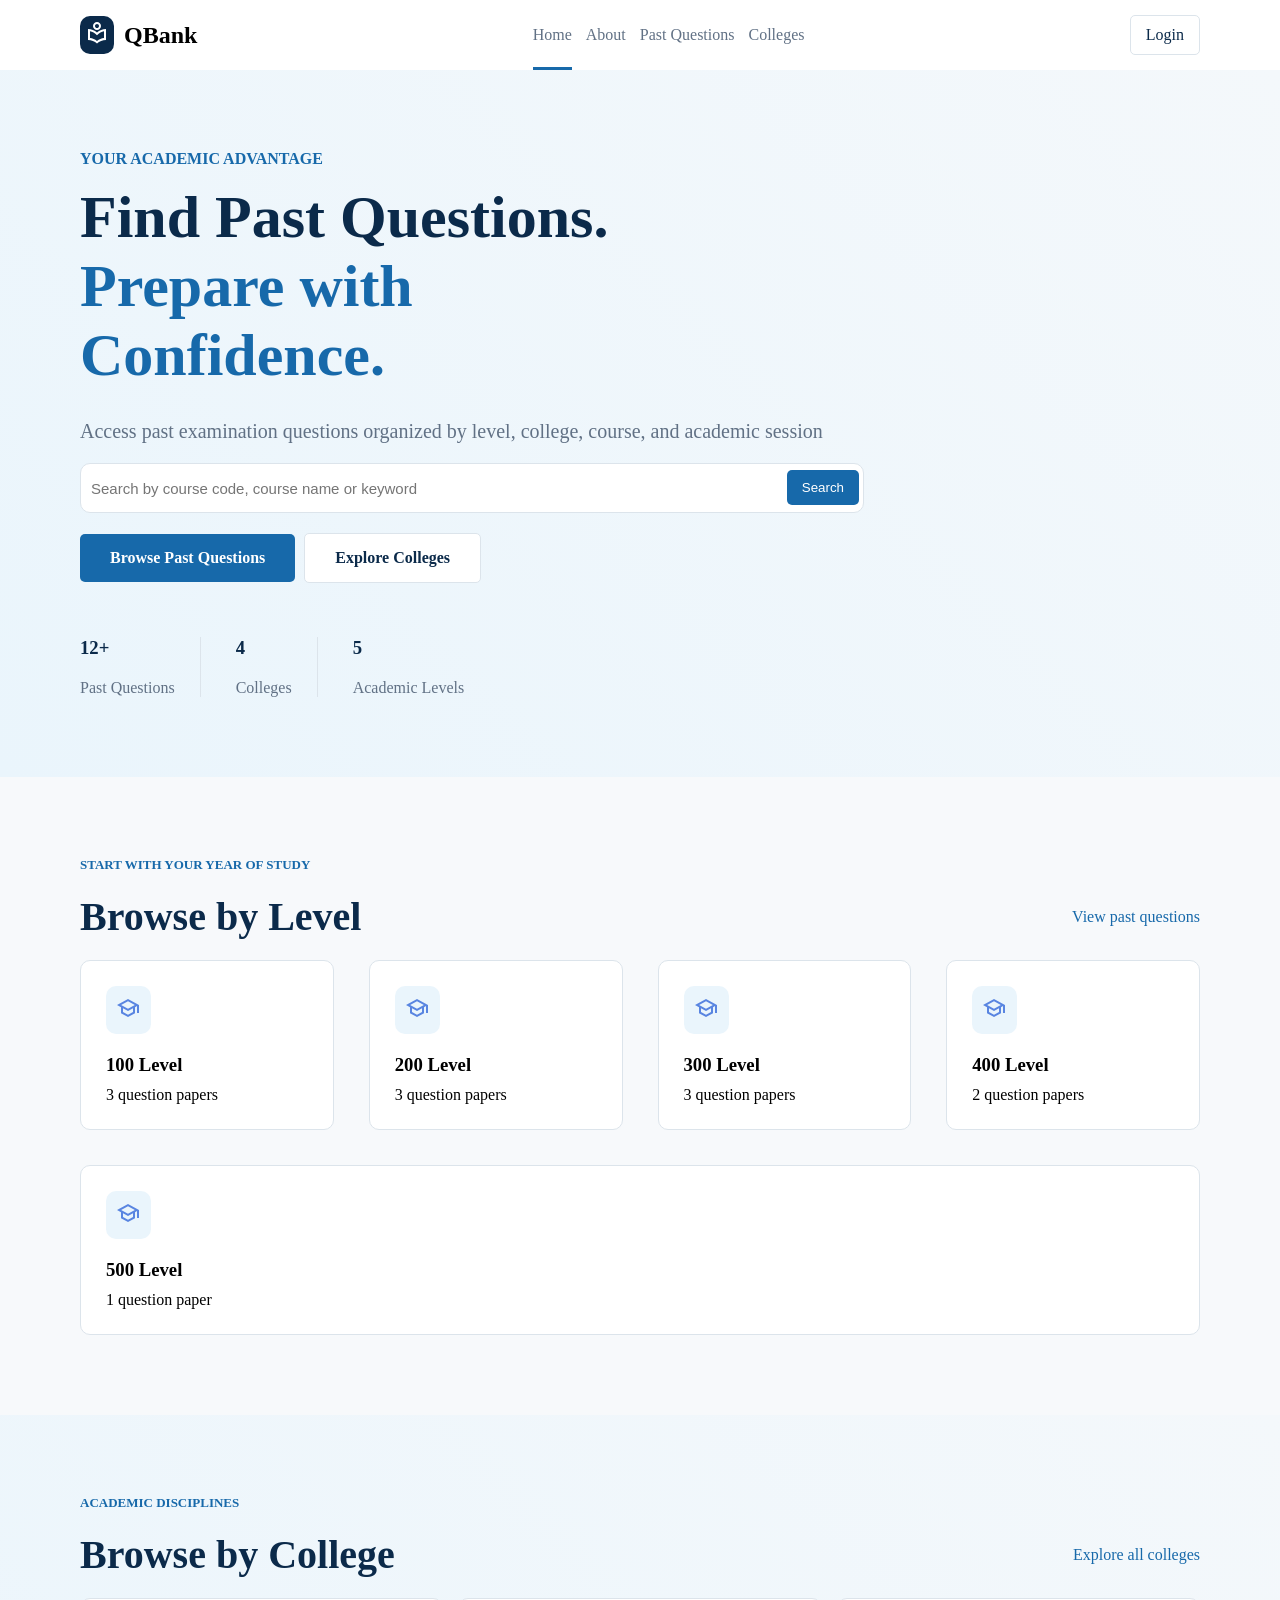
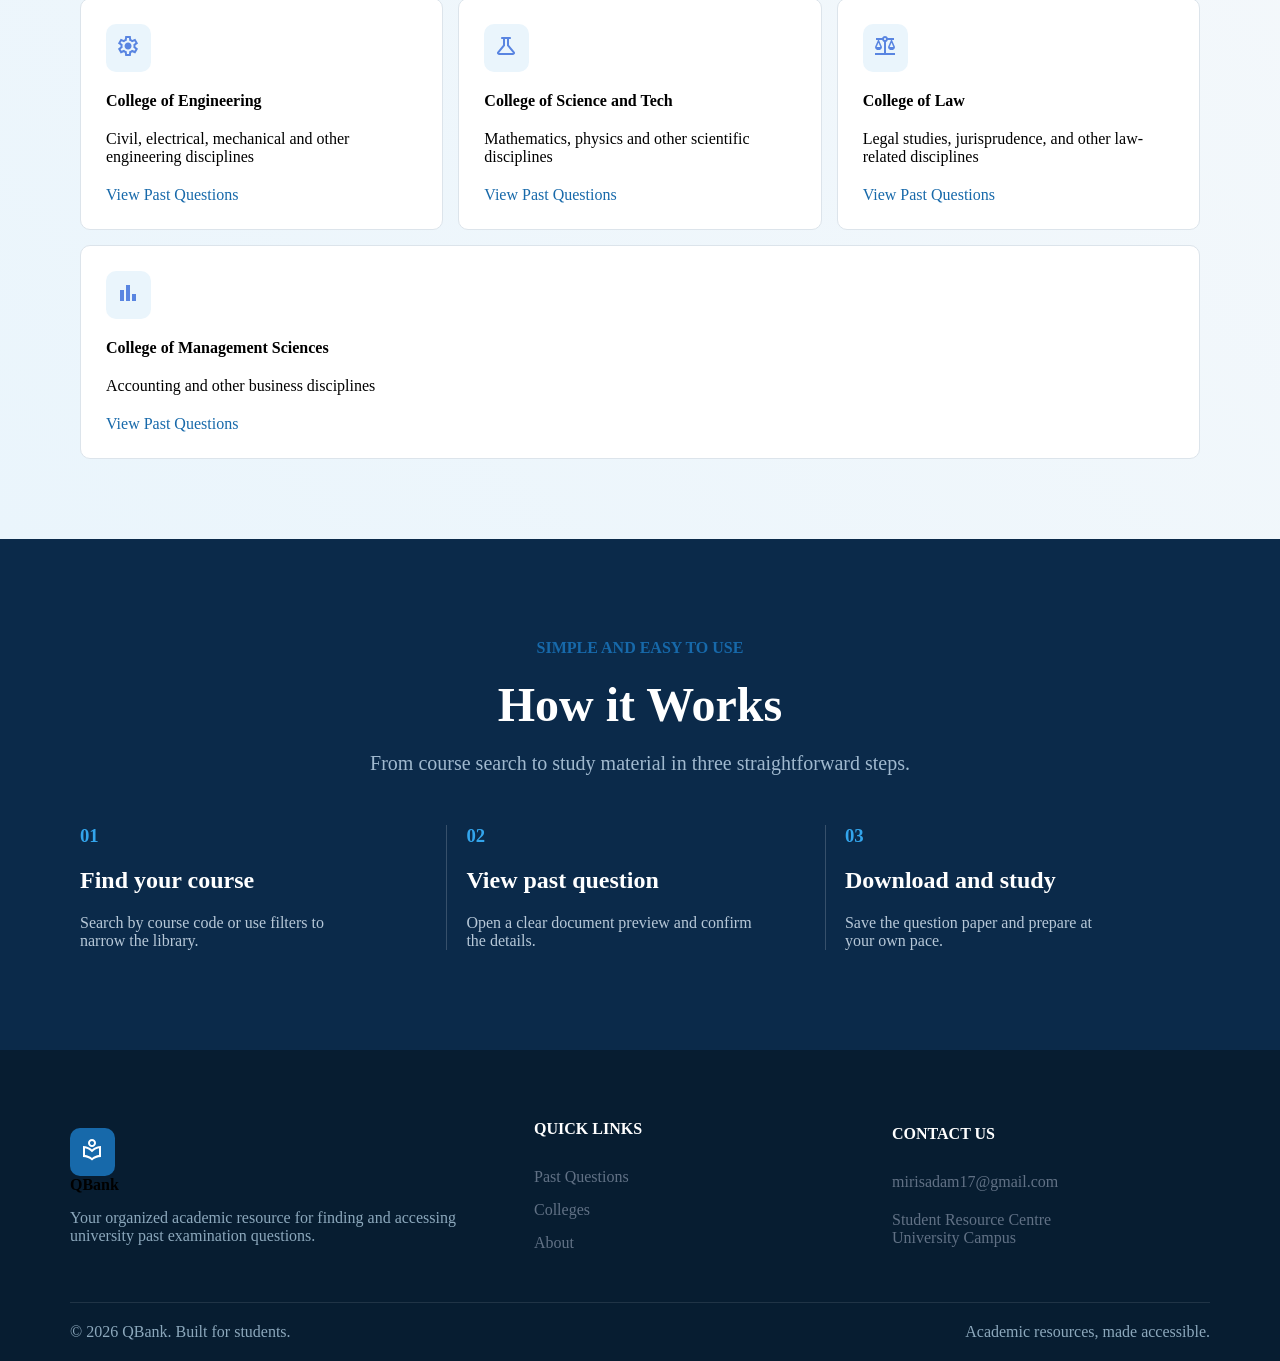
<file: index.html>
<!doctype html>
<html lang="en">
  <head>
    <meta charset="UTF-8" />
    <meta name="viewport" content="width=device-width, initial-scale=1.0" />
    <link rel="stylesheet" href="index.css" />
    <link
      rel="icon"
      href="./local_library_24dp_5985E1_FILL0_wght400_GRAD0_opsz24.png"
    />
    <title>Home</title>
  </head>
  <body>
    <header>
      <nav>
        <div class="nav-firstpart">
          <div class="homepage-icon">
            <svg
              xmlns="http://www.w3.org/2000/svg"
              height="24px"
              viewBox="0 -960 960 960"
              width="24px"
              fill="#ffffff"
            >
              <path
                d="M480-60q-72-68-165-104t-195-36v-440q101 0 194 36.5T480-498q73-69 166-105.5T840-640v440q-103 0-195.5 36T480-60Zm0-104q63-47 134-75t146-37v-276q-73 13-143.5 52.5T480-394q-66-66-136.5-105.5T200-552v276q75 9 146 37t134 75ZM367-647q-47-47-47-113t47-113q47-47 113-47t113 47q47 47 47 113t-47 113q-47 47-113 47t-113-47Zm169.5-56.5Q560-727 560-760t-23.5-56.5Q513-840 480-840t-56.5 23.5Q400-793 400-760t23.5 56.5Q447-680 480-680t56.5-23.5ZM480-760Zm0 366Z"
              />
            </svg>
          </div>
          <h2>QBank</h2>
        </div>
        <div class="nav-secondpart">
          <a href="index.html" class="link" id="a">Home</a>
          <a href="about.html" class="link" id="b">About</a>
          <a href="pq.html" class="link" id="c">Past Questions</a>
          <a href="colleges.html" class="link" id="d">Colleges</a>
        </div>
        <a href="login.html" id="login-button">Login</a>
        <div class="dropdown-open-btn" id="open-btn">
          <svg
            xmlns="http://www.w3.org/2000/svg"
            height="24px"
            viewBox="0 -960 960 960"
            width="24px"
            fill="#4B4739"
          >
            <path
              d="M120-240v-80h720v80H120Zm0-200v-80h720v80H120Zm0-200v-80h720v80H120Z"
            />
          </svg>
        </div>
        <div class="dropdown-close-btn" id="close-btn">
          <svg
            xmlns="http://www.w3.org/2000/svg"
            height="24px"
            viewBox="0 -960 960 960"
            width="24px"
            fill="#4B4739"
          >
            <path
              d="m256-200-56-56 224-224-224-224 56-56 224 224 224-224 56 56-224 224 224 224-56 56-224-224-224 224Z"
            />
          </svg>
        </div>
      </nav>
    </header>
    <div id="header-dropdown" class="header-dropdown">
      <a href="index.html">Home</a>
      <a href="about.html">About</a>
      <a href="pq.html">Past Questions</a>
      <a href="colleges.html">Colleges</a>
      <a href="login.html" id="dropdown-login-button">Login</a>
    </div>
    <main>
      <section class="section1">
        <div class="section1-div">
          <p id="section1-div-paragraph">Your academic advantage</p>
          <h1 id="find-pq">Find Past Questions.</h1>
          <h2 id="prep">Prepare with</h2>
          <h2 id="conf">Confidence.</h2>
          <p id="section1-info">
            Access past examination questions organized by level, college,
            course, and academic session
          </p>
          <form id="home-form">
            <div class="home-form-wrapper">
              <input
                type="text"
                id="homepage-search"
                placeholder="Search by course code, course name or keyword"
              />
              <button type="submit">Search</button>
            </div>
          </form>
          <a href="pq.html" id="browse-pq">Browse Past Questions</a>
          <a href="colleges.html" id="explore-colleges">Explore Colleges</a>
          <div class="facts">
            <div class="fact">
              <h3>12+</h3>
              <p>Past Questions</p>
            </div>
            <div class="fact">
              <h3>4</h3>
              <p>Colleges</p>
            </div>
            <div class="fact">
              <h3>5</h3>
              <p>Academic Levels</p>
            </div>
          </div>
        </div>
      </section>
      <section class="section2">
        <div class="section2-div">
          <p id="study">Start with your year of study</p>
          <div class="level-tab">
            <h1>Browse by Level</h1>
            <a href="pq.html">View past questions</a>
          </div>
          <div id="level-card-wrapper" class="level-card-wrapper">
            <div class="level-card">
              <div class="scholar-icon">
                <svg
                  xmlns="http://www.w3.org/2000/svg"
                  height="24px"
                  viewBox="0 -960 960 960"
                  width="24px"
                  fill="#5985E1"
                >
                  <path
                    d="M480-120 200-272v-240L40-600l440-240 440 240v320h-80v-276l-80 44v240L480-120Zm0-332 274-148-274-148-274 148 274 148Zm0 241 200-108v-151L480-360 280-470v151l200 108Zm0-241Zm0 90Zm0 0Z"
                  />
                </svg>
              </div>
              <h3>100 Level</h3>
              <p>3 question papers</p>
            </div>
            <div class="level-card">
              <div class="scholar-icon">
                <svg
                  xmlns="http://www.w3.org/2000/svg"
                  height="24px"
                  viewBox="0 -960 960 960"
                  width="24px"
                  fill="#5985E1"
                >
                  <path
                    d="M480-120 200-272v-240L40-600l440-240 440 240v320h-80v-276l-80 44v240L480-120Zm0-332 274-148-274-148-274 148 274 148Zm0 241 200-108v-151L480-360 280-470v151l200 108Zm0-241Zm0 90Zm0 0Z"
                  />
                </svg>
              </div>
              <h3>200 Level</h3>
              <p>3 question papers</p>
            </div>
            <div class="level-card">
              <div class="scholar-icon">
                <svg
                  xmlns="http://www.w3.org/2000/svg"
                  height="24px"
                  viewBox="0 -960 960 960"
                  width="24px"
                  fill="#5985E1"
                >
                  <path
                    d="M480-120 200-272v-240L40-600l440-240 440 240v320h-80v-276l-80 44v240L480-120Zm0-332 274-148-274-148-274 148 274 148Zm0 241 200-108v-151L480-360 280-470v151l200 108Zm0-241Zm0 90Zm0 0Z"
                  />
                </svg>
              </div>
              <h3>300 Level</h3>
              <p>3 question papers</p>
            </div>
            <div class="level-card">
              <div class="scholar-icon">
                <svg
                  xmlns="http://www.w3.org/2000/svg"
                  height="24px"
                  viewBox="0 -960 960 960"
                  width="24px"
                  fill="#5985E1"
                >
                  <path
                    d="M480-120 200-272v-240L40-600l440-240 440 240v320h-80v-276l-80 44v240L480-120Zm0-332 274-148-274-148-274 148 274 148Zm0 241 200-108v-151L480-360 280-470v151l200 108Zm0-241Zm0 90Zm0 0Z"
                  />
                </svg>
              </div>
              <h3>400 Level</h3>
              <p>2 question papers</p>
            </div>
            <div class="level-card">
              <div class="scholar-icon">
                <svg
                  xmlns="http://www.w3.org/2000/svg"
                  height="24px"
                  viewBox="0 -960 960 960"
                  width="24px"
                  fill="#5985E1"
                >
                  <path
                    d="M480-120 200-272v-240L40-600l440-240 440 240v320h-80v-276l-80 44v240L480-120Zm0-332 274-148-274-148-274 148 274 148Zm0 241 200-108v-151L480-360 280-470v151l200 108Zm0-241Zm0 90Zm0 0Z"
                  />
                </svg>
              </div>
              <h3>500 Level</h3>
              <p>1 question paper</p>
            </div>
          </div>
        </div>
      </section>
      <section class="section3">
        <div class="section3-div">
          <p id="discipline">Academic Disciplines</p>
          <div class="level-tab">
            <h1 id="college-browse">Browse by College</h1>
            <a href="colleges.html">Explore all colleges</a>
          </div>
          <div id="college-card-wrapper" class="college-card-wrapper">
            <div class="college-card">
              <div class="scholar-icon">
                <svg
                  xmlns="http://www.w3.org/2000/svg"
                  height="24px"
                  viewBox="0 -960 960 960"
                  width="24px"
                  fill="#5985E1"
                >
                  <path
                    d="m370-80-16-128q-13-5-24.5-12T307-235l-119 50L78-375l103-78q-1-7-1-13.5v-27q0-6.5 1-13.5L78-585l110-190 119 50q11-8 23-15t24-12l16-128h220l16 128q13 5 24.5 12t22.5 15l119-50 110 190-103 78q1 7 1 13.5v27q0 6.5-2 13.5l103 78-110 190-118-50q-11 8-23 15t-24 12L590-80H370Zm70-80h79l14-106q31-8 57.5-23.5T639-327l99 41 39-68-86-65q5-14 7-29.5t2-31.5q0-16-2-31.5t-7-29.5l86-65-39-68-99 42q-22-23-48.5-38.5T533-694l-13-106h-79l-14 106q-31 8-57.5 23.5T321-633l-99-41-39 68 86 64q-5 15-7 30t-2 32q0 16 2 31t7 30l-86 65 39 68 99-42q22 23 48.5 38.5T427-266l13 106Zm42-180q58 0 99-41t41-99q0-58-41-99t-99-41q-59 0-99.5 41T342-480q0 58 40.5 99t99.5 41Zm-2-140Z"
                  />
                </svg>
              </div>
              <h4>College of Engineering</h4>
              <p>
                Civil, electrical, mechanical and other engineering disciplines
              </p>
              <a href="#">View Past Questions</a>
            </div>
            <div class="college-card">
              <div class="scholar-icon">
                <svg
                  xmlns="http://www.w3.org/2000/svg"
                  height="24px"
                  viewBox="0 -960 960 960"
                  width="24px"
                  fill="#5985E1"
                >
                  <path
                    d="M200-120q-51 0-72.5-45.5T138-250l222-270v-240h-40q-17 0-28.5-11.5T280-800q0-17 11.5-28.5T320-840h320q17 0 28.5 11.5T680-800q0 17-11.5 28.5T640-760h-40v240l222 270q32 39 10.5 84.5T760-120H200Zm0-80h560L520-492v-268h-80v268L200-200Zm28₀-₂₈₀Z"
                  />
                </svg>
              </div>
              <h4>College of Science and Tech</h4>
              <p>Mathematics, physics and other scientific disciplines</p>
              <a href="#">View Past Questions</a>
            </div>
            <div class="college-card">
              <div class="scholar-icon">
                <svg
                  xmlns="http://www.w3.org/2000/svg"
                  height="24px"
                  viewBox="0 -960 960 960"
                  width="24px"
                  fill="#5985E1"
                >
                  <path
                    d="M80-120v-80h360v-447q-26-9-45-28t-28-45H240l120 280q0 50-41 85t-99 35q-58 0-99-35t-41-85l120-280h-80v-80h247q12-35 43-57.5t70-22.5q39 0 70 22.5t43 57.5h247v80h-80l120 280q0 50-41 85t-99 35q-58 0-99-35t-41-85l120-280H593q-9 26-28 45t-45 28v447h360v80H80Zm585-320h150l-75-174-75 174Zm-520 0h150l-75-174-75 174Zm335-280q17 0 28.5-11.5T520-760q0-17-11.5-28.5T480-800q-17 0-28.5 11.5T440-760q0 17 11.5 28.5T480-720Z"
                  />
                </svg>
              </div>
              <h4>College of Law</h4>
              <p>
                Legal studies, jurisprudence, and other law-related disciplines
              </p>
              <a href="#">View Past Questions</a>
            </div>
            <div class="college-card">
              <div class="scholar-icon">
                <svg
                  xmlns="http://www.w3.org/2000/svg"
                  height="24px"
                  viewBox="0 -960 960 960"
                  width="24px"
                  fill="#5985E1"
                >
                  <path
                    d="M640-160v-280h160v280H640Zm-240 0v-640h160v640H400Zm-240 0v-440h160v440H160Z"
                  />
                </svg>
              </div>
              <h4>College of Management Sciences</h4>
              <p>Accounting and other business disciplines</p>
              <a href="#">View Past Questions</a>
            </div>
          </div>
        </div>
      </section>
      <section class="section4">
        <div class="section4-div">
          <p id="simple">Simple and easy to use</p>
          <h1 id="how">How it Works</h1>
          <p id="des">
            From course search to study material in three straightforward steps.
          </p>
          <div class="study-steps">
            <div class="study-step">
              <h3>01</h3>
              <h2>Find your course</h2>
              <p>Search by course code or use filters to narrow the library.</p>
            </div>
            <div  class="study-step">
              <h3>02</h3>
              <h2>View past question</h2>
              <p>Open a clear document preview and confirm the details.</p>
            </div>
            <div  class="study-step">
              <h3>03</h3>
              <h2>Download and study</h2>
              <p>Save the question paper and prepare at your own pace.</p>
            </div>
          </div>
        </div>
      </section>
    </main>
    <footer>
      <div class="footer-top">
        <div class="footer-firstpart">
          <div class="footer-icon">
            <svg
              xmlns="http://www.w3.org/2000/svg"
              height="24px"
              viewBox="0 -960 960 960"
              width="24px"
              fill="#ffffff"
            >
              <path
                d="M480-60q-72-68-165-104t-195-36v-440q101 0 194 36.5T480-498q73-69 166-105.5T840-640v440q-103 0-195.5 36T480-60Zm0-104q63-47 134-75t146-37v-276q-73 13-143.5 52.5T480-394q-66-66-136.5-105.5T200-552v276q75 9 146 37t134 75ZM367-647q-47-47-47-113t47-113q47-47 113-47t113 47q47 47 47 113t-47 113q-47 47-113 47t-113-47Zm169.5-56.5Q560-727 560-760t-23.5-56.5Q513-840 480-840t-56.5 23.5Q400-793 400-760t23.5 56.5Q447-680 480-680t56.5-23.5ZM480-760Zm0 366Z"
              />
            </svg>
          </div>
          <h4>QBank</h4>
          <p>
            Your organized academic resource for finding and accessing
            university past examination questions.
          </p>
        </div>
        <div class="footer-secondpart">
          <h4>Quick Links</h4>
          <div>
            <a href="pq.html">Past Questions</a>
            <a href="colleges.html">Colleges</a>
            <a href="about.html">About</a>
          </div>
        </div>
        <div class="footer-thirdpart">
          <h4>Contact Us</h4>
          <a class="footer-email" href="mailto:mirisadam17@gmail.com"
            >mirisadam17@gmail.com</a
          >
          <p class="footer-paragraph">
            Student Resource Centre University Campus
          </p>
        </div>
      </div>
      <div class="footer-bottom">
        <p>© 2026 QBank. Built for students.</p>
        <p>Academic resources, made accessible.</p>
      </div>
    </footer>
    <script src="./script.js"></script>
  </body>
</html>
</file>
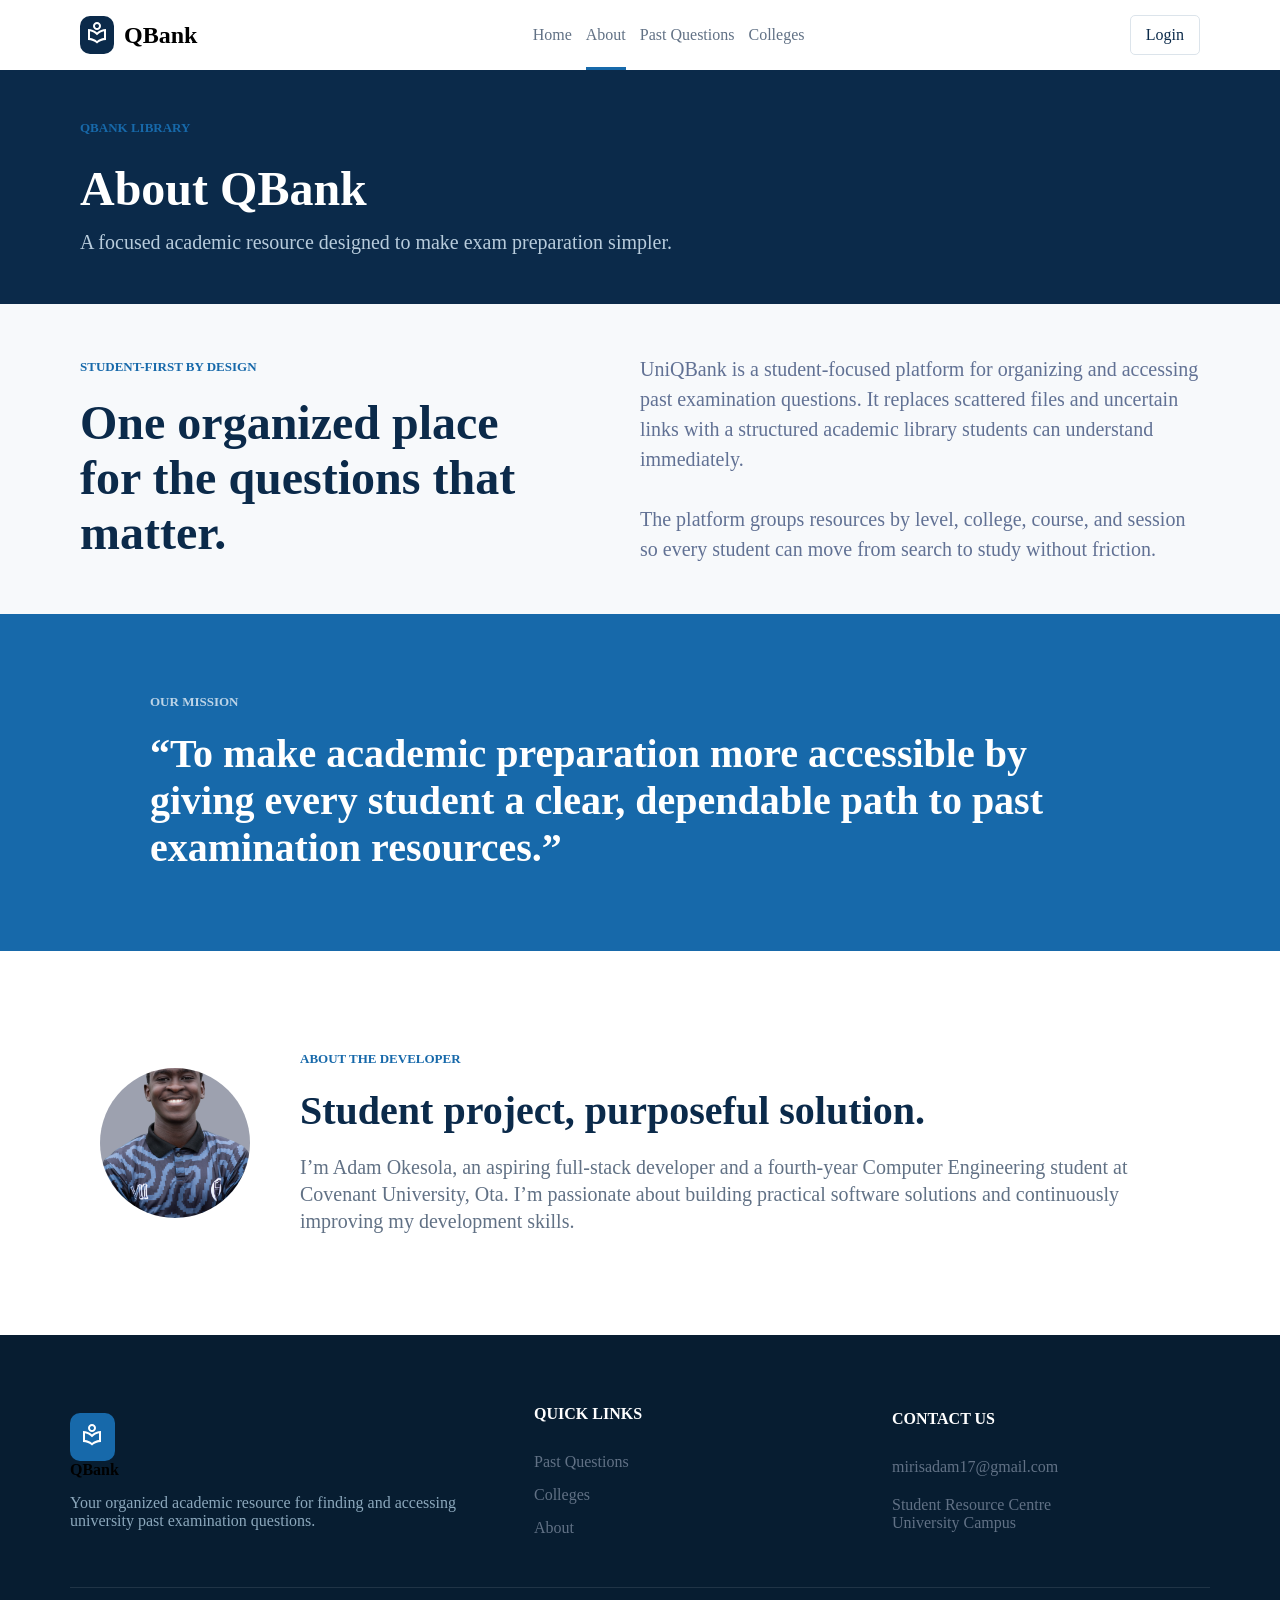
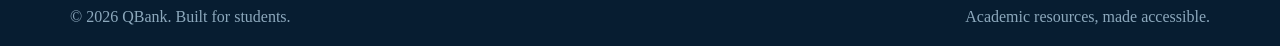
<file: about.html>
<!doctype html>
<html lang="en">
  <head>
    <meta charset="UTF-8" />
    <meta name="viewport" content="width=device-width, initial-scale=1.0" />
    <link rel="icon" href="./local_library_24dp_5985E1_FILL0_wght400_GRAD0_opsz24.png">
    <title>About</title>
    <link rel="stylesheet" href="./about.css" />
  </head>
  <body>
      <header>
      <nav>
        <div class="nav-firstpart">
          <div class="homepage-icon">
            <svg
              xmlns="http://www.w3.org/2000/svg"
              height="24px"
              viewBox="0 -960 960 960"
              width="24px"
              fill="#ffffff"
            >
              <path
                d="M480-60q-72-68-165-104t-195-36v-440q101 0 194 36.5T480-498q73-69 166-105.5T840-640v440q-103 0-195.5 36T480-60Zm0-104q63-47 134-75t146-37v-276q-73 13-143.5 52.5T480-394q-66-66-136.5-105.5T200-552v276q75 9 146 37t134 75ZM367-647q-47-47-47-113t47-113q47-47 113-47t113 47q47 47 47 113t-47 113q-47 47-113 47t-113-47Zm169.5-56.5Q560-727 560-760t-23.5-56.5Q513-840 480-840t-56.5 23.5Q400-793 400-760t23.5 56.5Q447-680 480-680t56.5-23.5ZM480-760Zm0 366Z"
              />
            </svg>
          </div>
          <h2>QBank</h2>
        </div>
        <div class="nav-secondpart">
          <a href="index.html" class="link">Home</a>
          <a href="about.html" class="link">About</a>
          <a href="pq.html" class="link">Past Questions</a>
          <a href="colleges.html" class="link">Colleges</a>
        </div>
        <a href="login.html" id="login-button">Login</a>
        <div class="dropdown-open-btn" id="open-btn">
          <svg
            xmlns="http://www.w3.org/2000/svg"
            height="24px"
            viewBox="0 -960 960 960"
            width="24px"
            fill="#4B4739"
          >
            <path
              d="M120-240v-80h720v80H120Zm0-200v-80h720v80H120Zm0-200v-80h720v80H120Z"
            />
          </svg>
        </div>
        <div class="dropdown-close-btn" id="close-btn">
          <svg
            xmlns="http://www.w3.org/2000/svg"
            height="24px"
            viewBox="0 -960 960 960"
            width="24px"
            fill="#4B4739"
          >
            <path
              d="m256-200-56-56 224-224-224-224 56-56 224 224 224-224 56 56-224 224 224 224-56 56-224-224-224 224Z"
            />
          </svg>
        </div>
      </nav>
    </header>
    <div id="header-dropdown" class="header-dropdown">
      <a href="index.html">Home</a>
      <a href="about.html">About</a>
      <a href="pq.html">Past Questions</a>
      <a href="colleges.html">Colleges</a>
      <a href="login.html" id="dropdown-login-button">Login</a>
    </div>
    <main>
      <section class="about-page-first-section">
        <div class="about-page-first-section-div">
          <p class="about-page-first-section-p">QBank Library</p>
          <h1 id="about-qbank">About QBank</h1>
          <p id="second-p">
            A focused academic resource designed to make exam preparation
            simpler.
          </p>
        </div>
      </section>
      <section class="about-page-second-section">
        <div class="about-page-second-section-div">
          <div class="abtpage-item1 item">
            <p>Student-first by design</p>
            <h1>One organized place for the questions that matter.</h1>
          </div>
          <div class="abtpage-item2 item">
            <p>
              UniQBank is a student-focused platform for organizing and
              accessing past examination questions. It replaces scattered files
              and uncertain links with a structured academic library students
              can understand immediately.
            </p>
            <p>
              The platform groups resources by level, college, course, and
              session so every student can move from search to study without
              friction.
            </p>
          </div>
        </div>
      </section>
      <section class="about-page-third-section">
        <div class="about-page-third-section-div">
          <p>Our mission</p>
          <h1>
            “To make academic preparation more accessible by giving every
            student a clear, dependable path to past examination resources.”
          </h1>
        </div>
      </section>
      <section class="about-page-fourth-section">
        <div class="about-page-fourth-section-div">
          <img
            src="./my_photo.png"
            class="about-image"
          />
          <div class="about">
            <p>About the developer</p>
            <h2>Student project, purposeful solution.</h2>
            <p id="about-me">
              I’m Adam Okesola, an aspiring full-stack developer and a
              fourth-year Computer Engineering student at Covenant University,
              Ota. I’m passionate about building practical software solutions
              and continuously improving my development skills.
            </p>
          </div>
        </div>
      </section>
    </main>
    <footer>
      <div class="footer-top">
        <div class="footer-firstpart">
          <div class="footer-icon">
            <svg
              xmlns="http://www.w3.org/2000/svg"
              height="24px"
              viewBox="0 -960 960 960"
              width="24px"
              fill="#ffffff"
            >
              <path
                d="M480-60q-72-68-165-104t-195-36v-440q101 0 194 36.5T480-498q73-69 166-105.5T840-640v440q-103 0-195.5 36T480-60Zm0-104q63-47 134-75t146-37v-276q-73 13-143.5 52.5T480-394q-66-66-136.5-105.5T200-552v276q75 9 146 37t134 75ZM367-647q-47-47-47-113t47-113q47-47 113-47t113 47q47 47 47 113t-47 113q-47 47-113 47t-113-47Zm169.5-56.5Q560-727 560-760t-23.5-56.5Q513-840 480-840t-56.5 23.5Q400-793 400-760t23.5 56.5Q447-680 480-680t56.5-23.5ZM480-760Zm0 366Z"
              />
            </svg>
          </div>
          <h4>QBank</h4>
          <p>
            Your organized academic resource for finding and accessing
            university past examination questions.
          </p>
        </div>
        <div class="footer-secondpart">
          <h4>Quick Links</h4>
          <div>
            <a href="pq.html">Past Questions</a>
            <a href="colleges.html">Colleges</a>
            <a href="about.html">About</a>
          </div>
        </div>
        <div class="footer-thirdpart">
          <h4>Contact Us</h4>
          <a class="footer-email" href="mailto:mirisadam17@gmail.com"
            >mirisadam17@gmail.com</a
          >
          <p class="footer-paragraph">
            Student Resource Centre University Campus
          </p>
        </div>
      </div>
      <div class="footer-bottom">
        <p>© 2026 QBank. Built for students.</p>
        <p>Academic resources, made accessible.</p>
      </div>
    </footer>
    <script src="./script.js"></script>
  </body>
</html>
</file>
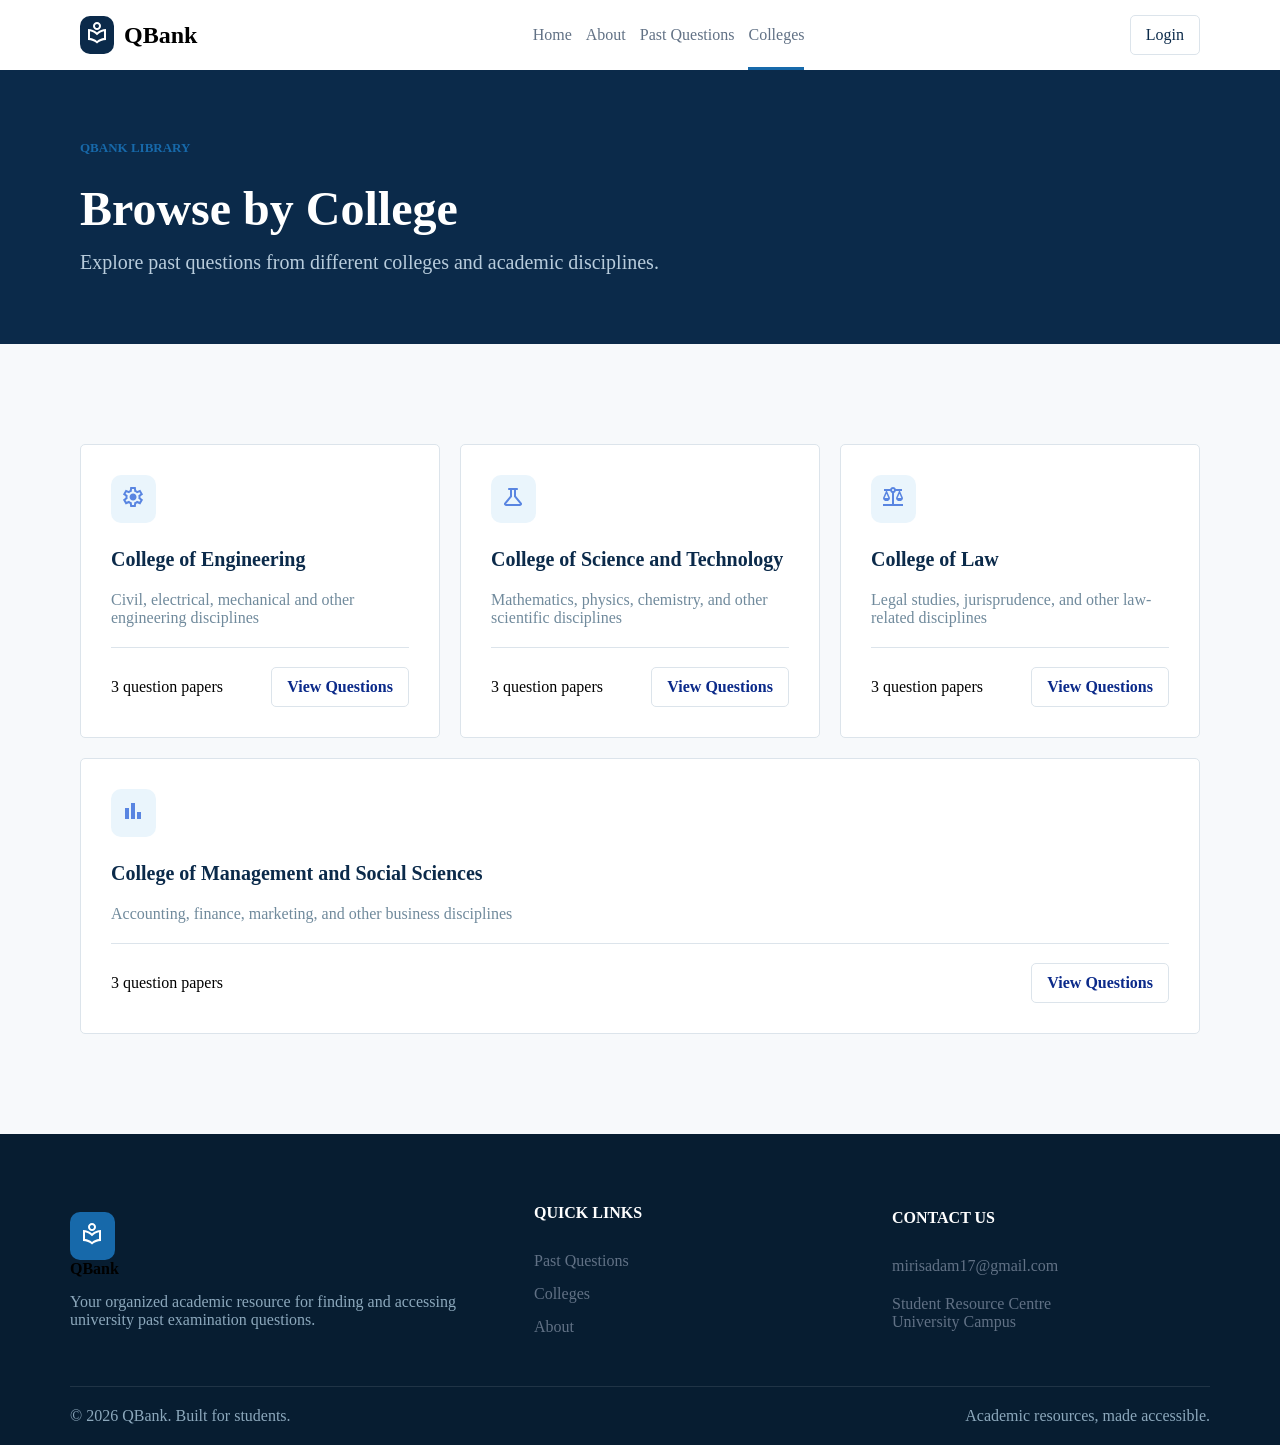
<file: colleges.html>
<!doctype html>
<html lang="en">
  <head>
    <meta charset="UTF-8" />
    <meta name="viewport" content="width=device-width, initial-scale=1.0" />
    <link rel="icon" href="./local_library_24dp_5985E1_FILL0_wght400_GRAD0_opsz24.png">
    <title>Colleges</title>
    <link rel="stylesheet" href="colleges.css" />
  </head>
  <body>
    <header>
      <nav>
        <div class="nav-firstpart">
          <div class="homepage-icon">
            <svg
              xmlns="http://www.w3.org/2000/svg"
              height="24px"
              viewBox="0 -960 960 960"
              width="24px"
              fill="#ffffff"
            >
              <path
                d="M480-60q-72-68-165-104t-195-36v-440q101 0 194 36.5T480-498q73-69 166-105.5T840-640v440q-103 0-195.5 36T480-60Zm0-104q63-47 134-75t146-37v-276q-73 13-143.5 52.5T480-394q-66-66-136.5-105.5T200-552v276q75 9 146 37t134 75ZM367-647q-47-47-47-113t47-113q47-47 113-47t113 47q47 47 47 113t-47 113q-47 47-113 47t-113-47Zm169.5-56.5Q560-727 560-760t-23.5-56.5Q513-840 480-840t-56.5 23.5Q400-793 400-760t23.5 56.5Q447-680 480-680t56.5-23.5ZM480-760Zm0 366Z"
              />
            </svg>
          </div>
          <h2>QBank</h2>
        </div>
        <div class="nav-secondpart">
          <a href="index.html" class="link">Home</a>
          <a href="about.html" class="link">About</a>
          <a href="pq.html" class="link">Past Questions</a>
          <a href="colleges.html" class="link">Colleges</a>
        </div>
        <a href="login.html" id="login-button">Login</a>
        <div class="dropdown-open-btn" id="open-btn">
          <svg
            xmlns="http://www.w3.org/2000/svg"
            height="24px"
            viewBox="0 -960 960 960"
            width="24px"
            fill="#4B4739"
          >
            <path
              d="M120-240v-80h720v80H120Zm0-200v-80h720v80H120Zm0-200v-80h720v80H120Z"
            />
          </svg>
        </div>
        <div class="dropdown-close-btn" id="close-btn">
          <svg
            xmlns="http://www.w3.org/2000/svg"
            height="24px"
            viewBox="0 -960 960 960"
            width="24px"
            fill="#4B4739"
          >
            <path
              d="m256-200-56-56 224-224-224-224 56-56 224 224 224-224 56 56-224 224 224 224-56 56-224-224-224 224Z"
            />
          </svg>
        </div>
      </nav>
    </header>
    <div id="header-dropdown" class="header-dropdown">
      <a href="index.html">Home</a>
      <a href="about.html">About</a>
      <a href="pq.html">Past Questions</a>
      <a href="colleges.html">Colleges</a>
      <a href="login.html" id="dropdown-login-button">Login</a>
    </div>
    <main>
      <section class="college-page-section1">
        <div class="college-page-section1-div">
          <p class="college-page-section1-p">Qbank library</p>
          <h1 id="bbr">Browse by College</h1>
          <p id="p2">
            Explore past questions from different colleges and academic
            disciplines.
          </p>
        </div>
      </section>
      <section class="college-page-section2">
        <div class="college-page-college-wrapper">
          <div class="college-page-college">
            <div class="scholar-icon">
              <svg
                xmlns="http://www.w3.org/2000/svg"
                height="24px"
                viewBox="0 -960 960 960"
                width="24px"
                fill="#5985E1"
              >
                <path
                  d="m370-80-16-128q-13-5-24.5-12T307-235l-119 50L78-375l103-78q-1-7-1-13.5v-27q0-6.5 1-13.5L78-585l110-190 119 50q11-8 23-15t24-12l16-128h220l16 128q13 5 24.5 12t22.5 15l119-50 110 190-103 78q1 7 1 13.5v27q0 6.5-2 13.5l103 78-110 190-118-50q-11 8-23 15t-24 12L590-80H370Zm70-80h79l14-106q31-8 57.5-23.5T639-327l99 41 39-68-86-65q5-14 7-29.5t2-31.5q0-16-2-31.5t-7-29.5l86-65-39-68-99 42q-22-23-48.5-38.5T533-694l-13-106h-79l-14 106q-31 8-57.5 23.5T321-633l-99-41-39 68 86 64q-5 15-7 30t-2 32q0 16 2 31t7 30l-86 65 39 68 99-42q22 23 48.5 38.5T427-266l13 106Zm42-180q58 0 99-41t41-99q0-58-41-99t-99-41q-59 0-99.5 41T342-480q0 58 40.5 99t99.5 41Zm-2-140Z"
                />
              </svg>
            </div>
            <h4>College of Engineering</h4>
            <p class="course-des">
              Civil, electrical, mechanical and other engineering disciplines
            </p>
            <div class="college-page-btn-section">
              <p>3 question papers</p>
              <a class="college-page-btn" href="#">View Questions</a>
            </div>
          </div>
          <div class="college-page-college">
            <div class="scholar-icon">
              <svg
                xmlns="http://www.w3.org/2000/svg"
                height="24px"
                viewBox="0 -960 960 960"
                width="24px"
                fill="#5985E1"
              >
                <path
                  d="M200-120q-51 0-72.5-45.5T138-250l222-270v-240h-40q-17 0-28.5-11.5T280-800q0-17 11.5-28.5T320-840h320q17 0 28.5 11.5T680-800q0 17-11.5 28.5T640-760h-40v240l222 270q32 39 10.5 84.5T760-120H200Zm0-80h560L520-492v-268h-80v268L200-200Zm28₀-₂₈₀Z"
                />
              </svg>
            </div>
            <h4>College of Science and Technology</h4>
            <p class="course-des">
              Mathematics, physics, chemistry, and other scientific disciplines
            </p>
            <div class="college-page-btn-section">
              <p>3 question papers</p>
              <a class="college-page-btn" href="#">View Questions</a>
            </div>
          </div>
          <div class="college-page-college">
            <div class="scholar-icon">
              <svg
                xmlns="http://www.w3.org/2000/svg"
                height="24px"
                viewBox="0 -960 960 960"
                width="24px"
                fill="#5985E1"
              >
                <path
                  d="M80-120v-80h360v-447q-26-9-45-28t-28-45H240l120 280q0 50-41 85t-99 35q-58 0-99-35t-41-85l120-280h-80v-80h247q12-35 43-57.5t70-22.5q39 0 70 22.5t43 57.5h247v80h-80l120 280q0 50-41 85t-99 35q-58 0-99-35t-41-85l120-280H593q-9 26-28 45t-45 28v447h360v80H80Zm585-320h150l-75-174-75 174Zm-520 0h150l-75-174-75 174Zm335-280q17 0 28.5-11.5T520-760q0-17-11.5-28.5T480-800q-17 0-28.5 11.5T440-760q0 17 11.5 28.5T480-720Z"
                />
              </svg>
            </div>
            <h4>College of Law</h4>
            <p class="course-des">
              Legal studies, jurisprudence, and other law-related disciplines
            </p>
            <div class="college-page-btn-section">
              <p>3 question papers</p>
              <a class="college-page-btn" href="#">View Questions</a>
            </div>
          </div>
          <div class="college-page-college">
            <div class="scholar-icon">
              <svg
                xmlns="http://www.w3.org/2000/svg"
                height="24px"
                viewBox="0 -960 960 960"
                width="24px"
                fill="#5985E1"
              >
                <path
                  d="M640-160v-280h160v280H640Zm-240 0v-640h160v640H400Zm-240 0v-440h160v440H160Z"
                />
              </svg>
            </div>
            <h4>College of Management and Social Sciences</h4>
            <p class="course-des">
              Accounting, finance, marketing, and other business disciplines
            </p>
            <div class="college-page-btn-section">
              <p>3 question papers</p>
              <a class="college-page-btn" href="#">View Questions</a>
            </div>
          </div>
        </div>
      </section>
    </main>
    <footer>
      <div class="footer-top">
        <div class="footer-firstpart">
          <div class="footer-icon">
            <svg
              xmlns="http://www.w3.org/2000/svg"
              height="24px"
              viewBox="0 -960 960 960"
              width="24px"
              fill="#ffffff"
            >
              <path
                d="M480-60q-72-68-165-104t-195-36v-440q101 0 194 36.5T480-498q73-69 166-105.5T840-640v440q-103 0-195.5 36T480-60Zm0-104q63-47 134-75t146-37v-276q-73 13-143.5 52.5T480-394q-66-66-136.5-105.5T200-552v276q75 9 146 37t134 75ZM367-647q-47-47-47-113t47-113q47-47 113-47t113 47q47 47 47 113t-47 113q-47 47-113 47t-113-47Zm169.5-56.5Q560-727 560-760t-23.5-56.5Q513-840 480-840t-56.5 23.5Q400-793 400-760t23.5 56.5Q447-680 480-680t56.5-23.5ZM480-760Zm0 366Z"
              />
            </svg>
          </div>
          <h4>QBank</h4>
          <p>
            Your organized academic resource for finding and accessing
            university past examination questions.
          </p>
        </div>
        <div class="footer-secondpart">
          <h4>Quick Links</h4>
          <div>
            <a href="pq.html">Past Questions</a>
            <a href="colleges.html">Colleges</a>
            <a href="about.html">About</a>
          </div>
        </div>
        <div class="footer-thirdpart">
          <h4>Contact Us</h4>
          <a class="footer-email" href="mailto:mirisadam17@gmail.com"
            >mirisadam17@gmail.com</a
          >
          <p class="footer-paragraph">
            Student Resource Centre University Campus
          </p>
        </div>
      </div>
      <div class="footer-bottom">
        <p>© 2026 QBank. Built for students.</p>
        <p>Academic resources, made accessible.</p>
      </div>
    </footer>
    <script src="./script.js"></script>
  </body>
</html>
</file>
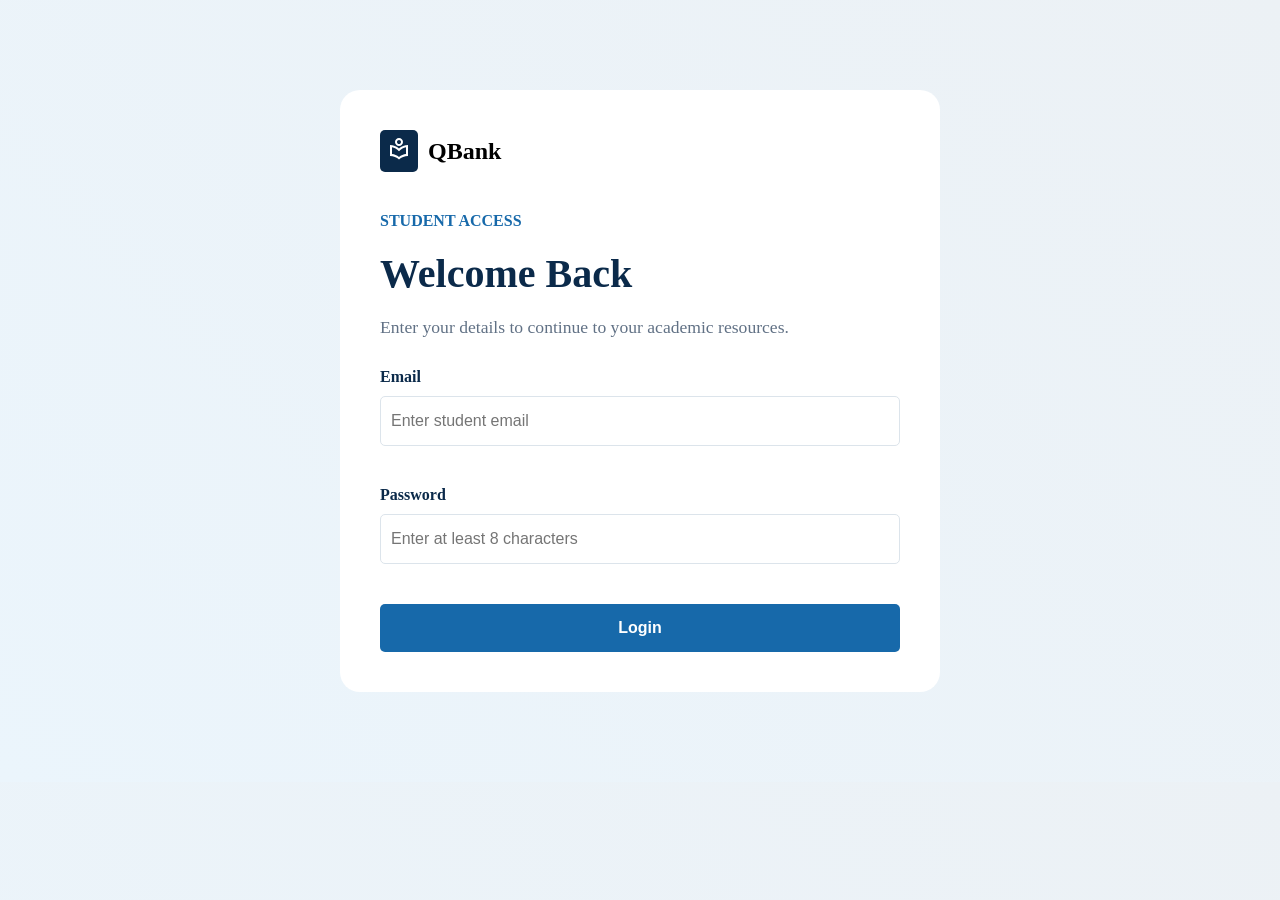
<file: login.html>
<!doctype html>
<html lang="en">
  <head>
    <meta charset="UTF-8" />
    <meta name="viewport" content="width=device-width, initial-scale=1.0" />
    <link rel="icon" href="./local_library_24dp_5985E1_FILL0_wght400_GRAD0_opsz24.png">
    <title>Login</title>
    <link rel="stylesheet" href="./login.css" />
    
  </head>
  <body>
    <main>
      <form id="login-form" novalidate>
        <div class="form-title">
          <div class="icon-class">
            <svg
              xmlns="http://www.w3.org/2000/svg"
              height="24px"
              viewBox="0 -960 960 960"
              width="24px"
              fill="#ffffff"
            >
              <path
                d="M480-60q-72-68-165-104t-195-36v-440q101 0 194 36.5T480-498q73-69 166-105.5T840-640v440q-103 0-195.5 36T480-60Zm0-104q63-47 134-75t146-37v-276q-73 13-143.5 52.5T480-394q-66-66-136.5-105.5T200-552v276q75 9 146 37t134 75ZM367-647q-47-47-47-113t47-113q47-47 113-47t113 47q47 47 47 113t-47 113q-47 47-113 47t-113-47Zm169.5-56.5Q560-727 560-760t-23.5-56.5Q513-840 480-840t-56.5 23.5Q400-793 400-760t23.5 56.5Q447-680 480-680t56.5-23.5ZM480-760Zm0 366Z"
              />
            </svg>
          </div>
          <h2>QBank</h2>
        </div>
        <p class="student-access">Student Access</p>
        <h1 class="welcome-back">Welcome Back</h1>
        <p class="enter-details">Enter your details to continue to your academic resources.</p>
        <div class="details">
          <div class="email">
            <label for="email">Email</label>
            <input type="text" id="email" name="email" placeholder="Enter student email" />
            <p id="email-error"></p>
          </div>
          <div class="password">
            <label for="password">Password</label>
            <input
              type="password"
              name="password"
              id="password"
              placeholder="Enter at least 8 characters"
            />
            <p id="password-error"></p>
          </div>
        </div>
        <button id="loginbutton" type="submit">Login</button>
      </form>
    </main>
    <script src="./script.js"></script>
  </body>
</html>
</file>
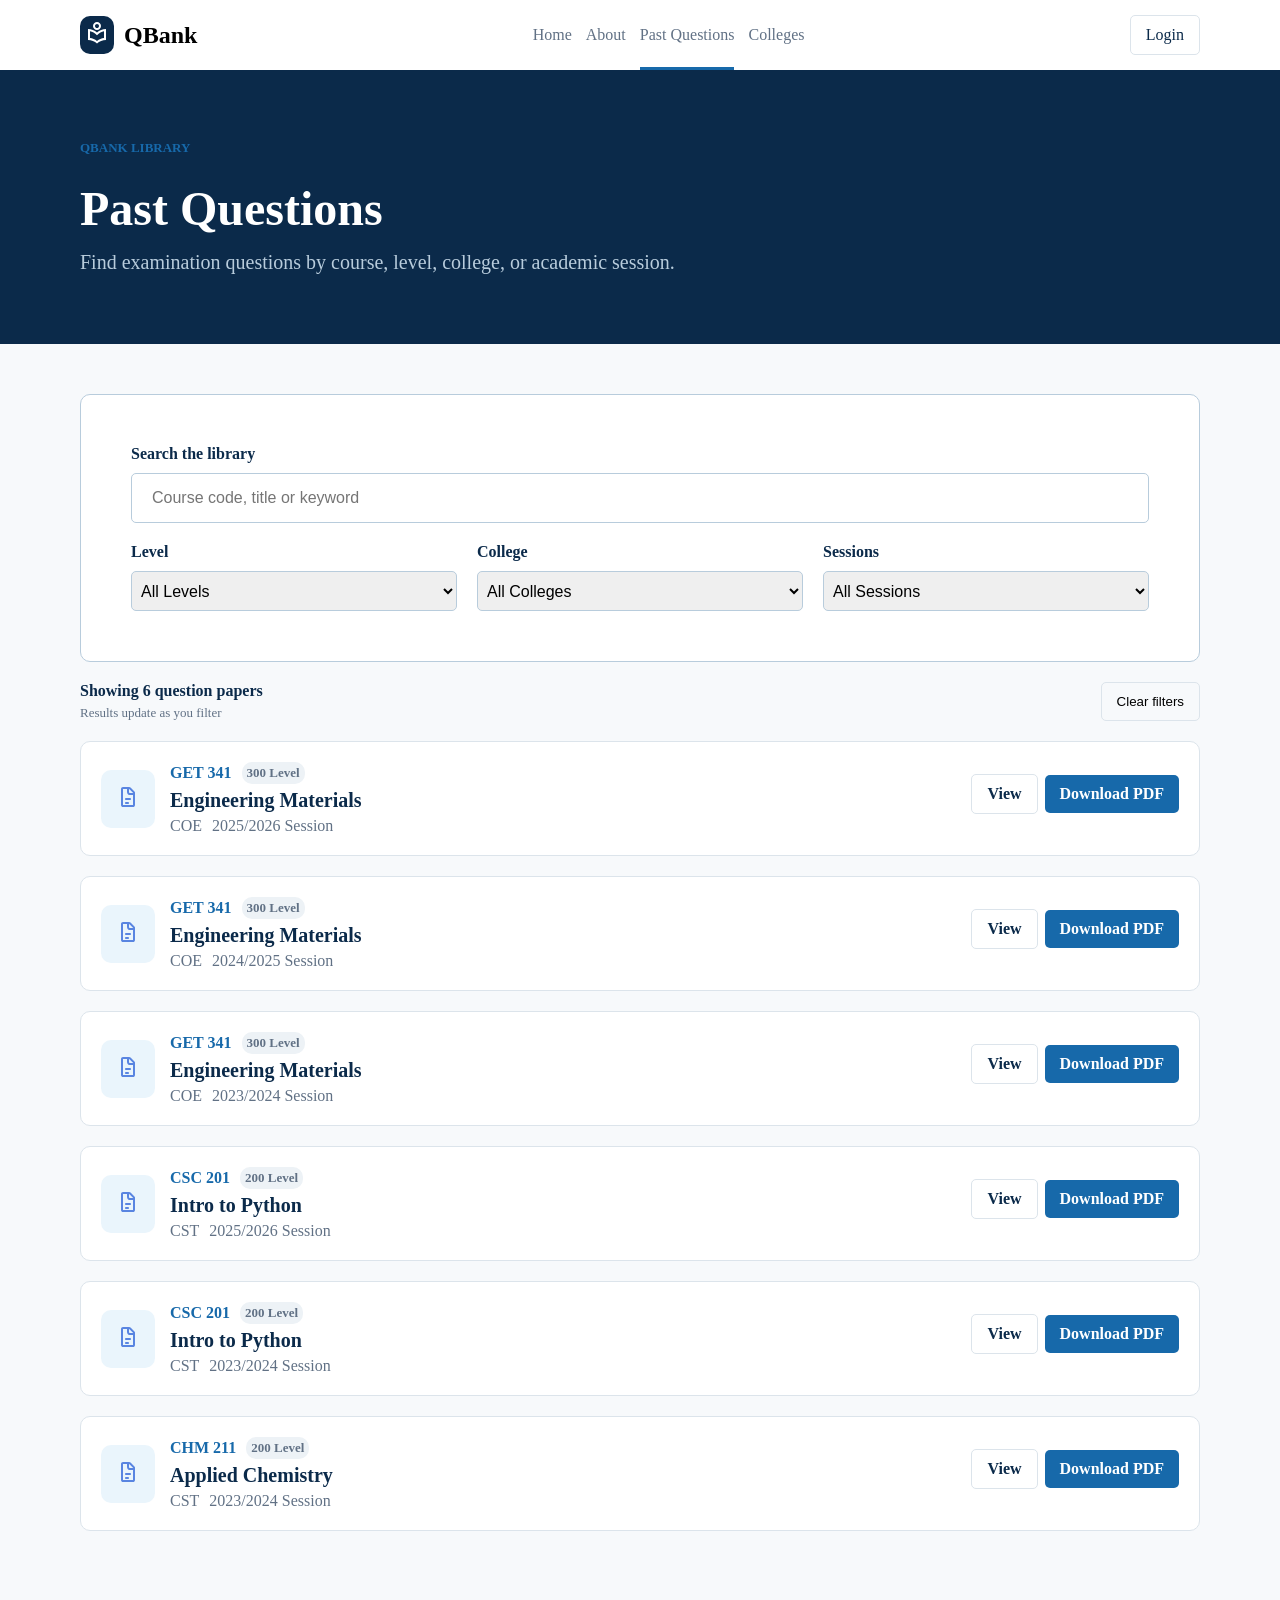
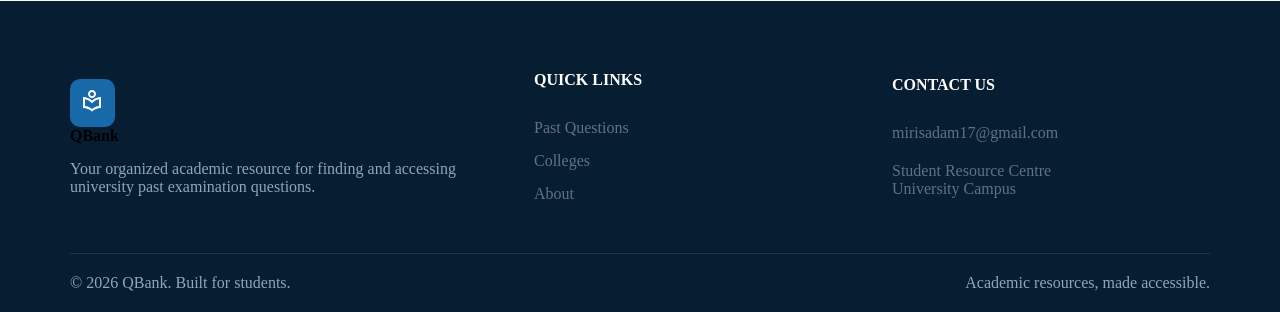
<file: pq.html>
<!doctype html>
<html lang="en">
  <head>
    <meta charset="UTF-8" />
    <meta name="viewport" content="width=device-width, initial-scale=1.0" />
    <link rel="icon" href="./local_library_24dp_5985E1_FILL0_wght400_GRAD0_opsz24.png">
    <title>Past Questions</title>
    <link rel="stylesheet" href="pq.css" />
  </head>
  <body>
    <header>
      <nav>
        <div class="nav-firstpart">
          <div class="homepage-icon">
            <svg
              xmlns="http://www.w3.org/2000/svg"
              height="24px"
              viewBox="0 -960 960 960"
              width="24px"
              fill="#ffffff"
            >
              <path
                d="M480-60q-72-68-165-104t-195-36v-440q101 0 194 36.5T480-498q73-69 166-105.5T840-640v440q-103 0-195.5 36T480-60Zm0-104q63-47 134-75t146-37v-276q-73 13-143.5 52.5T480-394q-66-66-136.5-105.5T200-552v276q75 9 146 37t134 75ZM367-647q-47-47-47-113t47-113q47-47 113-47t113 47q47 47 47 113t-47 113q-47 47-113 47t-113-47Zm169.5-56.5Q560-727 560-760t-23.5-56.5Q513-840 480-840t-56.5 23.5Q400-793 400-760t23.5 56.5Q447-680 480-680t56.5-23.5ZM480-760Zm0 366Z"
              />
            </svg>
          </div>
          <h2>QBank</h2>
        </div>
        <div class="nav-secondpart">
          <a href="index.html" class="link">Home</a>
          <a href="about.html" class="link">About</a>
          <a href="pq.html" class="link">Past Questions</a>
          <a href="colleges.html" class="link">Colleges</a>
        </div>
        <a href="login.html" id="login-button">Login</a>
        <div class="dropdown-open-btn" id="open-btn">
          <svg
            xmlns="http://www.w3.org/2000/svg"
            height="24px"
            viewBox="0 -960 960 960"
            width="24px"
            fill="#4B4739"
          >
            <path
              d="M120-240v-80h720v80H120Zm0-200v-80h720v80H120Zm0-200v-80h720v80H120Z"
            />
          </svg>
        </div>
        <div class="dropdown-close-btn" id="close-btn">
          <svg
            xmlns="http://www.w3.org/2000/svg"
            height="24px"
            viewBox="0 -960 960 960"
            width="24px"
            fill="#4B4739"
          >
            <path
              d="m256-200-56-56 224-224-224-224 56-56 224 224 224-224 56 56-224 224 224 224-56 56-224-224-224 224Z"
            />
          </svg>
        </div>
      </nav>
    </header>
    <div id="header-dropdown" class="header-dropdown">
      <a href="index.html">Home</a>
      <a href="about.html">About</a>
      <a href="pq.html">Past Questions</a>
      <a href="colleges.html">Colleges</a>
      <a href="login.html" id="dropdown-login-button">Login</a>
    </div>
    <main>
      <section class="pq-page-first-section">
        <div class="pq-page-first-section-div">
          <p>Qbank library</p>
          <h1>Past Questions</h1>
          <p id="second-paragraph">
            Find examination questions by course, level, college, or academic
            session.
          </p>
        </div>
      </section>
      <section id="pq-page-second-section" class="pq-page-second-section">
        <div class="pq-page-second-section-top">
          <form id="filter-form">
            <label id="filter-form-search-label" for="search"
              >Search the library</label
            >
            <input
              type="text"
              id="courseSearch"
              placeholder="Course code, title or keyword"
            />
            <div class="dropdowns">
              <div class="dropdown">
                <label for="level">Level</label>
                <select id="level-dropdown">
                  <option value="">All Levels</option>
                  <option value="100 Level">100 Level</option>
                  <option value="200 Level">200 Level</option>
                  <option value="300 Level">300 Level</option>
                  <option value="400 Level">400 Level</option>
                  <option value="500 Level">500 Level</option>
                </select>
              </div>
              <div class="dropdown">
                <label for="college">College</label>
                <select id="college-dropdown">
                  <option value="">All Colleges</option>
                  <option value="COE">COE</option>
                  <option value="CST">CST</option>
                  <option value="COL">COL</option>
                  <option value="CMSS">CMSS</option>
                </select>
              </div>
              <div class="dropdown">
                <label for="sessions">Sessions</label>
                <select id="session-dropdown">
                  <option value="">All Sessions</option>
                  <option value="2025/2026">2025/2026</option>
                  <option value="2024/2025">2024/2025</option>
                  <option value="2023/2024">2023/2024</option>
                </select>
              </div>
            </div>
          </form>
        </div>
        <div class="pq-page-second-section-bottom">
          <div class="pq-page-second-section-bottom-first-part">
            <div id="paper-info-div">
              <p id="paper-info">Showing 12 question papers</p>
              <p id="otg">Results update as you filter</p>
            </div>
            <button id="clear-filter">Clear filters</button>
          </div>
          <div id="course-cards">
            
          </div>
        </div>
      </section>
    </main>
    <footer>
      <div class="footer-top">
        <div class="footer-firstpart">
          <div class="footer-icon">
            <svg
              xmlns="http://www.w3.org/2000/svg"
              height="24px"
              viewBox="0 -960 960 960"
              width="24px"
              fill="#ffffff"
            >
              <path
                d="M480-60q-72-68-165-104t-195-36v-440q101 0 194 36.5T480-498q73-69 166-105.5T840-640v440q-103 0-195.5 36T480-60Zm0-104q63-47 134-75t146-37v-276q-73 13-143.5 52.5T480-394q-66-66-136.5-105.5T200-552v276q75 9 146 37t134 75ZM367-647q-47-47-47-113t47-113q47-47 113-47t113 47q47 47 47 113t-47 113q-47 47-113 47t-113-47Zm169.5-56.5Q560-727 560-760t-23.5-56.5Q513-840 480-840t-56.5 23.5Q400-793 400-760t23.5 56.5Q447-680 480-680t56.5-23.5ZM480-760Zm0 366Z"
              />
            </svg>
          </div>
          <h4>QBank</h4>
          <p>
            Your organized academic resource for finding and accessing
            university past examination questions.
          </p>
        </div>
        <div class="footer-secondpart">
          <h4>Quick Links</h4>
          <div>
            <a href="pq.html">Past Questions</a>
            <a href="colleges.html">Colleges</a>
            <a href="about.html">About</a>
          </div>
        </div>
        <div class="footer-thirdpart">
          <h4>Contact Us</h4>
          <a class="footer-email" href="mailto:mirisadam17@gmail.com"
            >mirisadam17@gmail.com</a
          >
          <p class="footer-paragraph">
            Student Resource Centre University Campus
          </p>
        </div>
      </div>
      <div class="footer-bottom">
        <p>© 2026 QBank. Built for students.</p>
        <p>Academic resources, made accessible.</p>
      </div>
    </footer>
    <script src="./script.js"></script>
  </body>
</html>
</file>
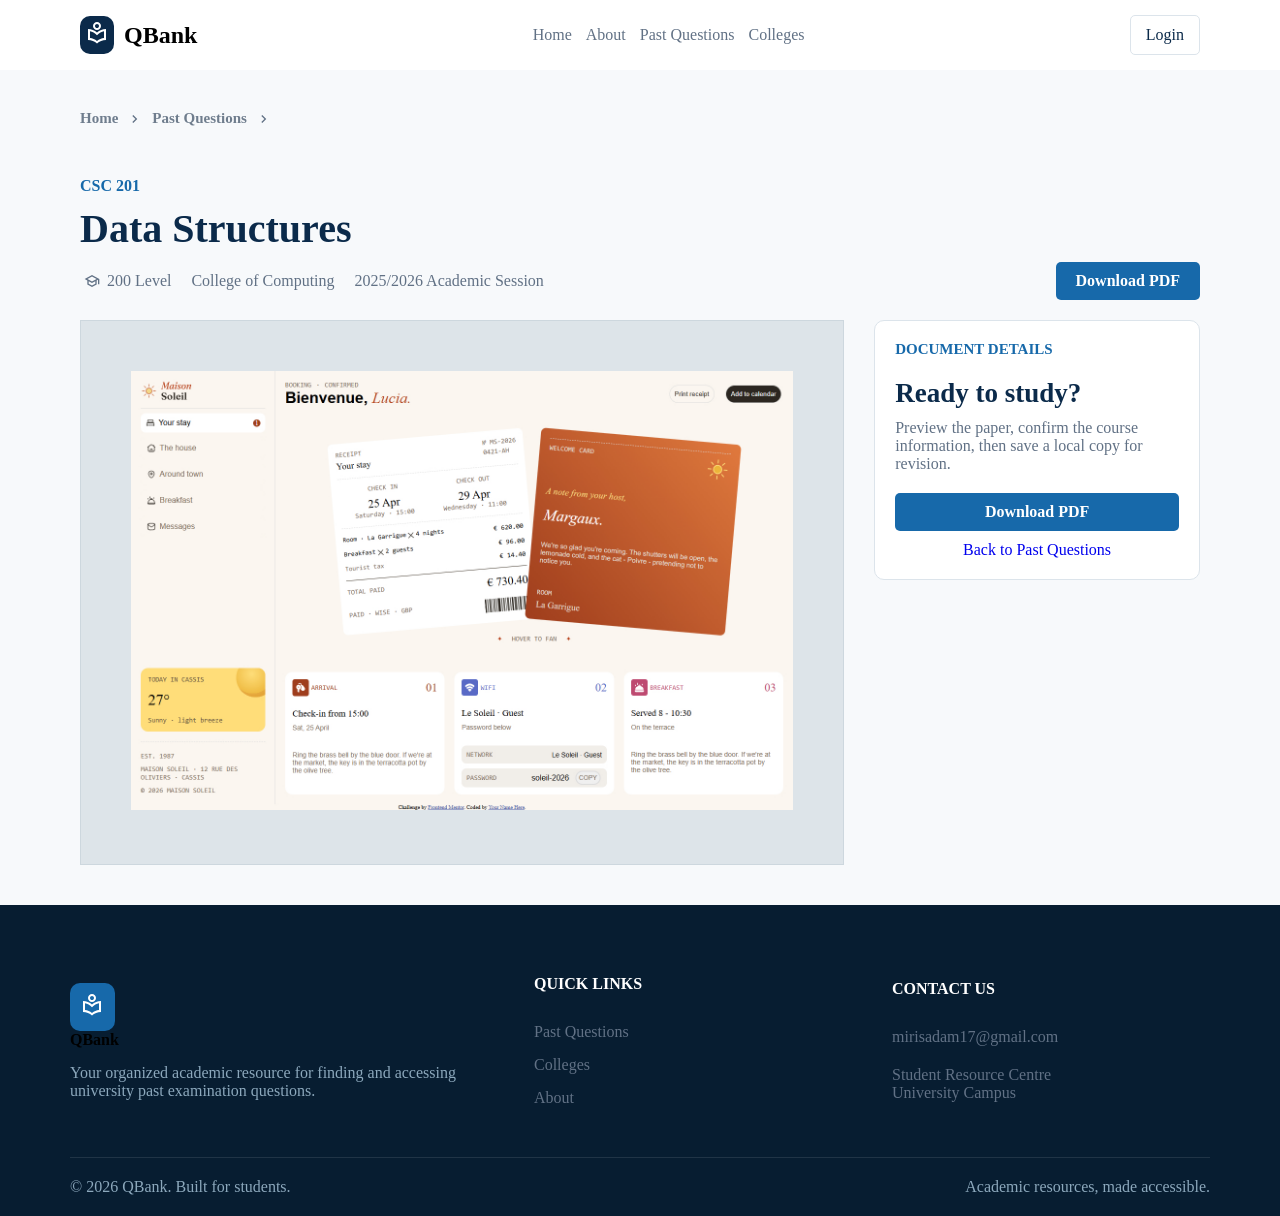
<file: preview.html>
<!doctype html>
<html lang="en">
  <head>
    <meta charset="UTF-8" />
    <meta name="viewport" content="width=device-width, initial-scale=1.0" />
    <link
      rel="icon"
      href="./local_library_24dp_5985E1_FILL0_wght400_GRAD0_opsz24.png"
    />
    <title>Preview</title>
    <link rel="stylesheet" href="preview.css" />
  </head>
  <body>
    <header>
      <nav>
        <div class="nav-firstpart">
          <div class="homepage-icon">
            <svg
              xmlns="http://www.w3.org/2000/svg"
              height="24px"
              viewBox="0 -960 960 960"
              width="24px"
              fill="#ffffff"
            >
              <path
                d="M480-60q-72-68-165-104t-195-36v-440q101 0 194 36.5T480-498q73-69 166-105.5T840-640v440q-103 0-195.5 36T480-60Zm0-104q63-47 134-75t146-37v-276q-73 13-143.5 52.5T480-394q-66-66-136.5-105.5T200-552v276q75 9 146 37t134 75ZM367-647q-47-47-47-113t47-113q47-47 113-47t113 47q47 47 47 113t-47 113q-47 47-113 47t-113-47Zm169.5-56.5Q560-727 560-760t-23.5-56.5Q513-840 480-840t-56.5 23.5Q400-793 400-760t23.5 56.5Q447-680 480-680t56.5-23.5ZM480-760Zm0 366Z"
              />
            </svg>
          </div>
          <h2>QBank</h2>
        </div>
        <div class="nav-secondpart">
          <a href="index.html" class="link">Home</a>
          <a href="about.html" class="link">About</a>
          <a href="pq.html" class="link">Past Questions</a>
          <a href="colleges.html" class="link">Colleges</a>
        </div>
        <a href="login.html" id="login-button">Login</a>
        <div class="dropdown-open-btn" id="open-btn">
          <svg
            xmlns="http://www.w3.org/2000/svg"
            height="24px"
            viewBox="0 -960 960 960"
            width="24px"
            fill="#4B4739"
          >
            <path
              d="M120-240v-80h720v80H120Zm0-200v-80h720v80H120Zm0-200v-80h720v80H120Z"
            />
          </svg>
        </div>
        <div class="dropdown-close-btn" id="close-btn">
          <svg
            xmlns="http://www.w3.org/2000/svg"
            height="24px"
            viewBox="0 -960 960 960"
            width="24px"
            fill="#4B4739"
          >
            <path
              d="m256-200-56-56 224-224-224-224 56-56 224 224 224-224 56 56-224 224 224 224-56 56-224-224-224 224Z"
            />
          </svg>
        </div>
      </nav>
    </header>
    <div id="header-dropdown" class="header-dropdown">
      <a href="index.html">Home</a>
      <a href="about.html">About</a>
      <a href="pq.html">Past Questions</a>
      <a href="colleges.html">Colleges</a>
      <a href="login.html" id="dropdown-login-button">Login</a>
    </div>
    <main class="main" id="main">
      <div class="preview-page-nav" id="preview-page-nav">
        <div class="preview-page-nav-a">
          <a class="preview-page-nav-link" href="index.html">Home</a>
          <svg
            xmlns="http://www.w3.org/2000/svg"
            height="16px"
            viewBox="0 -960 960 960"
            width="24px"
            fill="#617185"
          >
            <path d="M504-480 320-664l56-56 240 240-240 240-56-56 184-184Z" />
          </svg>
          <a class="preview-page-nav-link" href="pq.html">Past Questions</a>
          <svg
            xmlns="http://www.w3.org/2000/svg"
            height="16px"
            viewBox="0 -960 960 960"
            width="24px"
            fill="#617185"
          >
            <path d="M504-480 320-664l56-56 240 240-240 240-56-56 184-184Z" />
          </svg>
        </div>
      </div>
      <section class="preview-section1">
        <p id="section1-courseCode">CSC 201</p>
        <h1 id="section1-courseTitle">Data Structures</h1>
        <div class="file-info-container">
          <div class="file-info">
            <div class="file-extra">
              <div class="lvl">
                <svg
                  xmlns="http://www.w3.org/2000/svg"
                  height="16px"
                  viewBox="0 -960 960 960"
                  width="24px"
                  fill="#617185"
                >
                  <path
                    d="M480-120 200-272v-240L40-600l440-240 440 240v320h-80v-276l-80 44v240L480-120Zm0-332 274-148-274-148-274 148 274 148Zm0 241 200-108v-151L480-360 280-470v151l200 108Zm0-241Zm0 90Zm0 0Z"
                  />
                </svg>
                <p class="lvl-Text">200 Level</p>
              </div>
              <p class="coll">College of Computing</p>
            </div>
            <div><p class="sesh">2025/2026 Academic Session</p></div>
          </div>
          <a href="#" class="preview-page-download-btn" download
            >Download PDF</a
          >
        </div>
      </section>
      <section class="preview-section2">
        <div class="preview-section2-div">
          <div class="img-div">
            <img
              id="previewImage"
              src="screencapture-127-0-0-1-5500-index-html-2026-09-20-17_40_54 (1).jpg"
            />
          </div>
          <div class="decision-card">
            <p id="doc-details">Document Details</p>
            <h4 id="ready">Ready to study?</h4>
            <p id="preview-paper">
              Preview the paper, confirm the course information, then save a
              local copy for revision.
            </p>
            <a href="#" class="preview-page-download-btn pt">Download PDF</a>
            <a href="pq.html" class="back-to-pq">Back to Past Questions</a>
          </div>
        </div>
      </section>
    </main>
    <footer>
      <div class="footer-top">
        <div class="footer-firstpart">
          <div class="footer-icon">
            <svg
              xmlns="http://www.w3.org/2000/svg"
              height="24px"
              viewBox="0 -960 960 960"
              width="24px"
              fill="#ffffff"
            >
              <path
                d="M480-60q-72-68-165-104t-195-36v-440q101 0 194 36.5T480-498q73-69 166-105.5T840-640v440q-103 0-195.5 36T480-60Zm0-104q63-47 134-75t146-37v-276q-73 13-143.5 52.5T480-394q-66-66-136.5-105.5T200-552v276q75 9 146 37t134 75ZM367-647q-47-47-47-113t47-113q47-47 113-47t113 47q47 47 47 113t-47 113q-47 47-113 47t-113-47Zm169.5-56.5Q560-727 560-760t-23.5-56.5Q513-840 480-840t-56.5 23.5Q400-793 400-760t23.5 56.5Q447-680 480-680t56.5-23.5ZM480-760Zm0 366Z"
              />
            </svg>
          </div>
          <h4>QBank</h4>
          <p>
            Your organized academic resource for finding and accessing
            university past examination questions.
          </p>
        </div>
        <div class="footer-secondpart">
          <h4>Quick Links</h4>
          <div>
            <a href="pq.html">Past Questions</a>
            <a href="colleges.html">Colleges</a>
            <a href="about.html">About</a>
          </div>
        </div>
        <div class="footer-thirdpart">
          <h4>Contact Us</h4>
          <a class="footer-email" href="mailto:mirisadam17@gmail.com"
            >mirisadam17@gmail.com</a
          >
          <p class="footer-paragraph">
            Student Resource Centre University Campus
          </p>
        </div>
      </div>
      <div class="footer-bottom">
        <p>© 2026 QBank. Built for students.</p>
        <p>Academic resources, made accessible.</p>
      </div>
    </footer>
  </body>
  <script src="script.js"></script>
</html>
</file>
<file: index.css>
* {
  margin: 0;
  padding: 0;
  box-sizing: border-box;
}

.homepage-icon {
  background-color: #0b2a4a;
  padding: 5px;
  border-radius: 10px;
}

.nav-secondpart a {
  margin-left: 10px;
  text-decoration: none;
  color: #617185;
  position: relative;
}
.nav-secondpart a:hover {
  color: #0b2a4a;
}
.link::after {
  content: "";
  background-color: #1769aa;
  width: 100%;
  height: 3px;
  position: absolute;
  bottom: -27px;
  left: 0;
  display: none
}
.active::after{
  display: block;
}
.nav-firstpart {
  display: flex;
  align-items: center;
  gap: 10px;
}
header {
  padding: 15px 80px;
  position: sticky;
  top: 0;
  background-color: #ffffff;
  z-index: 1000;
}
nav {
  display: flex;
  align-items: center;
  justify-content: space-between;
}
#login-button {
  padding: 10px 15px;
  border: 1px solid #dce4eb;
  border-radius: 5px;
  text-decoration: none;
  color: #0b2a4a;
}
#login-button:hover {
  border: 1px solid #1769aa;
}
.section1 {
  background: linear-gradient(45deg, #eaf5fc, #f4f8fb);
}
.section1-div {
  padding: 80px;
}
#section1-div-paragraph {
  text-transform: uppercase;
  margin-bottom: 15px;
  color: #1769aa;
  font-weight: 800;
}
#find-pq {
  font-size: 60px;
  font-weight: 900;
  color: #0b2a4a;
}

#prep,
#conf {
  font-size: 60px;
  font-weight: 900;
  color: #1769aa;
}
#conf {
  margin-bottom: 30px;
}
#section1-info {
  margin-bottom: 20px;
  font-size: 20px;
  color: #617185;
}
#home-form {
  margin-bottom: 20px;
}
.home-form-wrapper {
  width: 70%;
  position: relative;
}
#home-form input {
  height: 50px;
  width: 100%;
  padding-left: 10px;
  border-radius: 10px;
  border: 1px solid #dce4eb;
  font-size: 15px;
}
#home-form input:focus {
  outline: none;
}
#home-form button {
  position: absolute;
  top: 7px;
  right: 5px;
  padding: 10px 15px;
  background-color: #1769aa;
  color: white;
  border: none;
  border-radius: 5px;
  transition: all 0.2s linear;
}
#home-form button:hover {
  cursor: pointer;
  transform: translateX(-2px);
}
#browse-pq,
#explore-colleges {
  padding: 15px 30px;
  margin-right: 5px;
  text-decoration: none;
  display: inline-block;
}

#browse-pq {
  background-color: #1769aa;
  border: none;
  border-radius: 5px;
  color: white;
  font-weight: 800;
  transition: all 0.2s linear;
  margin-bottom: 15px;
}
#browse-pq:hover {
  cursor: pointer;
  transform: translateY(-2px);
}
#explore-colleges {
  color: #0b2a4a;
  background-color: #ffffff;
  border: 1px solid #dce4eb;
  border-radius: 5px;
  font-weight: 800;
  transition: all 0.2s linear;
}
#explore-colleges:hover {
  cursor: pointer;
  transform: translateY(-2px);
}
.facts {
  margin-top: 40px;
  display: flex;
  gap: 10px;
}
.facts div:nth-child(1) {
  border-right: 1.5px solid #dce4eb;
  padding-right: 25px;
}
.facts div:nth-child(2) {
  border-right: 1.5px solid #dce4eb;
  padding: 0 25px;
}
.facts div:nth-child(3) {
  padding-left: 25px;
}
.fact h3 {
  margin-bottom: 20px;
  color: #0b2a4a;
  font-weight: 800;
}

.fact p {
  color: #617185;
}
.section2 {
  background-color: #f7f9fb;
  padding: 80px;
}
#study {
  margin-bottom: 20px;
  text-transform: uppercase;
  color: #1769aa;
  font-size: 13px;
  font-weight: 900;
}
.level-tab {
  display: flex;
  align-items: center;
  justify-content: space-between;
}

.level-tab h1 {
  color: #0b2a4a;
  font-weight: 800;
  font-size: 2.5rem;
}

.level-tab a {
  text-decoration: none;
  color: #1769aa;
}

.level-card-wrapper {
  margin-top: 20px;
  display: flex;
  gap: 35px;
  flex-wrap: wrap;
  /* justify-content: space-between; */
  align-items: center;
}
.level-card {
  background-color: #ffffff;
  flex: 1;
  padding: 25px;
  border-radius: 10px;
  border: 1px solid #dce4eb;
  transition: all 0.2s linear;
  min-width: 200px;
}
.level-card:hover {
  cursor: pointer;
  transform: translateY(-5px);
  border: 1px solid #1769aa;
}
.level-card h3 {
  margin-bottom: 10px;
}
.scholar-icon {
  padding: 10px;
  background-color: #eaf5fc;
  margin-bottom: 20px;
  width: 45px;
  border-radius: 10px;
}
.section3 {
  background: linear-gradient(45deg, #eaf5fc, #f4f8fb);
  padding: 80px;
}
#discipline {
  margin-bottom: 20px;
  text-transform: uppercase;
  color: #1769aa;
  font-size: 13px;
  font-weight: 900;
}
.college-card-wrapper {
  margin-top: 20px;
  display: flex;
  gap: 15px;
  flex-wrap: wrap;
  /* justify-content: space-between; */
  align-items: baseline;
}
.college-card {
  background-color: #ffffff;
  flex: 1;
  padding: 25px;
  border-radius: 10px;
  border: 1px solid #dce4eb;
  transition: all 0.2s linear;
  min-width: 300px;
}
.college-card h4,
.college-card p {
  margin-bottom: 20px;
}
.college-card a {
  text-decoration: none;
  color: #1769aa;
}
.college-card:hover {
  cursor: pointer;
  transform: translateY(-5px);
  border: 1px solid #1769aa;
}
.section4 {
  background-color: #0b2a4a;
  padding: 100px 80px;
}
#simple,
#how,
#des {
  text-align: center;
  margin-bottom: 20px;
}
#simple {
  text-transform: uppercase;
  color: #1769aa;
  font-weight: 800;
}
#how {
  color: white;
  font-size: 48px;
  font-weight: 800;
}
#des {
  color: #a0b9cf;
  font-size: 20px;
  margin-bottom: 50px;
}
.study-steps {
  display: flex;
  gap: 19px;
}
.study-steps div:nth-child(1) {
  border-right: 1px solid #37506b;
}
.study-steps div:nth-child(2) {
  border-right: 1px solid #37506b;
}
.study-step p {
  width: 80%;
  color: #b7c8d8;
}
.study-step h3 {
  margin-bottom: 20px;
  color: #33a5ec;
}
.study-step h2 {
  margin-bottom: 20px;
  width: 85%;
  color: #ffffff;
}
footer {
  background-color: #071d31;
  padding: 70px;
  padding-bottom: 20px;
}
.footer-icon {
  padding: 10px;
  background-color: #1769aa;
  width: 45px;
  border-radius: 10px;
}
.footer-top {
  display: flex;
  align-items: center;
  gap: 40px;
  padding-bottom: 50px;
  border-bottom: 1px solid #203446;
}
.footer-firstpart {
  flex: 4;
}
.footer-firstpart p {
  color: #8ca8bc;
}
.footer-firstpart h4 {
  margin-bottom: 15px;
}
.footer-secondpart {
  flex: 3;
}
.footer-thirdpart {
  flex: 3;
}
.footer-thirdpart h4 {
  margin-bottom: 30px;
  text-transform: uppercase;
  color: white;
}
.footer-thirdpart p {
  color: #617185;
}
.footer-email {
  display: block;
  margin-bottom: 20px;
  text-decoration: none;
  color: #617185;
}
.footer-email:hover {
  color: white;
}
.footer-paragraph {
  width: 60%;
}
.footer-secondpart div {
  display: flex;
  flex-direction: column;
  gap: 15px;
}
.footer-secondpart div a {
  text-decoration: none;
  color: #617185;
}
.footer-secondpart div a:hover {
  color: white;
}
.footer-secondpart h4 {
  margin-bottom: 30px;
  text-transform: uppercase;
  color: white;
}
.footer-bottom {
  margin-top: 20px;
  display: flex;
  justify-content: space-between;
}

.footer-bottom p {
  color: #8ca8bc;
}
.header-dropdown {
  display: none;
}
.dropdown-open-btn {
  display: none;
}
.dropdown-close-btn {
  display: none;
}
@media (max-width: 768px) {
  .nav-secondpart {
    display: none;
  }
  .header-dropdown {
    display: none;
    padding: 20px 80px;
    border-top: 1px solid #dce4eb;
    position: sticky;
    top: 68px;
    background-color: white;
    z-index: 1000;
  }
  .header-dropdown a {
    display: block;
    text-decoration: none;
    padding: 20px 0;
    color: #162535;
    font-weight: 600;
    border-bottom: 1px solid #dce4eb;
  }
  #login-button {
    display: none;
  }
  .dropdown-open-btn {
    display: block;
    padding: 5px 7px;
    background-color: #ffffff;
    border-radius: 5px;
  }
  .dropdown-close-btn {
    display: none;
    padding: 5px 7px;
    background-color: #ffffff;
    border-radius: 5px;
  }
  .show {
    display: block;
  }
  .hide {
    display: none;
  }
  .dropdown-close-btn:hover {
    background-color: #dce4eb;
    cursor: pointer;
  }
  .dropdown-open-btn:hover {
    background-color: #dce4eb;
    cursor: pointer;
  }
  .study-steps {
    flex-direction: column;
  }
  .study-steps div:nth-child(1),
  .study-steps div:nth-child(2) {
    border-right: none;
    padding-bottom: 20px;
    border-bottom: 1px solid #37506b;
  }
}

@media (max-width: 700px) {
  .level-tab {
    flex-direction: column;
    align-items: flex-start;
    gap: 10px;
  }
}
@media(max-width:580px){
  #browse-pq,#explore-colleges{
    width: 100%;
    text-align: center;
  }
  .home-form-wrapper{
    width: 100%;
  }
}
@media (max-width: 460px) {
  header {
    padding: 15px 15px;
  }
  .header-dropdown {
    padding: 20px 15px;
  }
  .section2,
  .section3,
  .section4,
  .section1-div {
    padding-left: 15px;
    padding-right: 15px;
  }
  footer {
    padding-left: 15px;
    padding-right: 15px;
  }
}
@media(max-width:360px){
  .level-tab h1{
    font-size: 2rem;
  }
}
@media (max-width: 330px) {
  header {
    padding: 15px 5px;
  }
  .header-dropdown {
    padding: 20px 5px;
  }
  .section2,
  .section3,
  .section4,
  .section1-div {
    padding-left: 5px;
    padding-right: 5px;
  }
  footer {
    padding-left: 5px;
    padding-right: 5px;
  }
}
@media (max-width: 410px) {
  #bbr {
    font-size: 40px;
  }
}
@media (max-width: 345px) {
  #bbr {
    font-size: 35px;
  }
}
@media (max-width: 855px) {
  .footer-paragraph {
    width: 85%;
  }
}
@media (max-width: 640px) {
  .footer-top {
    flex-direction: column;
    align-items: flex-start;
  }
}
@media (max-width: 630px) {
  .footer-bottom {
    flex-direction: column;
    gap: 20px;
  }
}
</file>
<file: about.css>
* {
  padding: 0;
  margin: 0;
  box-sizing: border-box;
}
.homepage-icon {
  background-color: #0b2a4a;
  padding: 5px;
  border-radius: 10px;
}

.nav-secondpart a {
  margin-left: 10px;
  text-decoration: none;
  color: #617185;
  position: relative;
}
.nav-secondpart a:hover {
  color: #0b2a4a;
}
.link::after {
  content: "";
  background-color: #1769aa;
  width: 100%;
  height: 3px;
  position: absolute;
  bottom: -27px;
  left: 0;
  display: none
}
.active::after{
  display: block;
}
header {
  padding: 15px 80px;
  position: sticky;
  top: 0;
  background-color: #ffffff;
  z-index: 1000;
}
nav {
  display: flex;
  align-items: center;
  justify-content: space-between;
}
.nav-firstpart {
  display: flex;
  align-items: center;
  gap: 10px;
}
#login-button {
  padding: 10px 15px;
  border: 1px solid #dce4eb;
  border-radius: 5px;
  text-decoration: none;
  color: #0b2a4a;
}
#login-button:hover {
  border: 1px solid #1769aa;
}
.about-page-first-section {
  background-color: #0b2a4a;
  padding: 50px 80px;
}
.about-page-first-section-p {
  margin-bottom: 25px;
  text-transform: uppercase;
  color: #1769aa;
  font-weight: 800;
  font-size: 13px;
}
.about-page-first-section-div h1 {
  font-size: 48px;
  color: #ffffff;
  margin-bottom: 15px;
}
#second-p {
  font-size: 20px;
  color: #b8ccdc;
}
.about-page-second-section {
  background-color: #f7f9fb;
  padding: 50px 80px;
}
.about-page-second-section-div {
  display: flex;
  align-items: center;
}
.abtpage-item1 p {
  text-transform: uppercase;
  color: #1769aa;
  font-weight: 800;
  font-size: 13px;
  margin-bottom: 20px;
}
.abtpage-item1 h1 {
  font-size: 48px;
  width: 80%;
  color: #0b2a4a;
}
.abtpage-item2 p:nth-child(1) {
  margin-bottom: 30px;
  font-size: 20px;
  color: #617194;
  line-height: 30px;
}
.abtpage-item2 p:nth-child(2) {
  font-size: 20px;
  color: #617194;
  line-height: 30px;
}
.item {
  flex: 1;
}
footer {
  background-color: #071d31;
  padding: 70px;
  padding-bottom: 20px;
}
.footer-icon {
  padding: 10px;
  background-color: #1769aa;
  width: 45px;
  border-radius: 10px;
}
.footer-top {
  display: flex;
  align-items: center;
  gap: 40px;
  padding-bottom: 50px;
  border-bottom: 1px solid #203446;
}
.footer-firstpart {
  flex: 4;
}
.footer-firstpart p {
  color: #8ca8bc;
}
.footer-firstpart h4 {
  margin-bottom: 15px;
}
.footer-secondpart {
  flex: 3;
}
.footer-thirdpart {
  flex: 3;
}
.footer-thirdpart h4 {
  margin-bottom: 30px;
  text-transform: uppercase;
  color: white;
}
.footer-thirdpart p {
  color: #617185;
}
.footer-email {
  display: block;
  margin-bottom: 20px;
  text-decoration: none;
  color: #617185;
}
.footer-email:hover {
  color: white;
}
.footer-paragraph {
  width: 60%;
}
.footer-secondpart div {
  display: flex;
  flex-direction: column;
  gap: 15px;
}
.footer-secondpart div a {
  text-decoration: none;
  color: #617185;
}
.footer-secondpart div a:hover {
  color: white;
}
.footer-secondpart h4 {
  margin-bottom: 30px;
  text-transform: uppercase;
  color: white;
}
.footer-bottom {
  margin-top: 20px;
  display: flex;
  justify-content: space-between;
}

.footer-bottom p {
  color: #8ca8bc;
}
.about-page-third-section {
  background-color: #1769aa;
  padding: 80px 150px;
}
.about-page-third-section-div p {
  text-transform: uppercase;
  color: #bdd4e7;
  font-size: 13px;
  font-weight: 800;
  margin-bottom: 20px;
}
.about-page-third-section-div h1 {
  font-size: 40px;
  color: white;
}
.about-page-fourth-section {
  color: #f7f9fb;
  padding: 100px;
}
.about-page-fourth-section-div {
  display: flex;
  align-items: center;
  gap: 50px;
}

.about p:nth-child(1) {
  text-transform: uppercase;
  font-size: 13px;
  font-weight: 900;
  color: #1769aa;
  margin-bottom: 20px;
}
.about-image {
  min-width: 150px;
  height: 150px;
  object-fit: cover;
  border-radius: 100%;
}
.about h2 {
  margin-bottom: 20px;
  color: #0b2a4a;
  font-weight: 900;
  font-size: 40px;
}

#about-me {
  color: #617185;
  font-size: 20px;
  width: 100%;
  line-height: 27px;
}
.header-dropdown {
  display: none;
}
.dropdown-open-btn {
  display: none;
}
.dropdown-close-btn {
  display: none;
}
@media (max-width: 768px) {
  .nav-secondpart {
    display: none;
  }
  .header-dropdown {
    display: none;
    padding: 20px 80px;
    border-top: 1px solid #dce4eb;
    position: sticky;
    top: 68px;
    background-color: white;
    z-index: 1000;
  }
  .header-dropdown a {
    display: block;
    text-decoration: none;
    padding: 20px 0;
    color: #162535;
    font-weight: 600;
    border-bottom: 1px solid #dce4eb;
  }
  #login-button {
    display: none;
  }
  .dropdown-open-btn {
    display: block;
    padding: 5px 7px;
    background-color: #ffffff;
    border-radius: 5px;
  }
  .dropdown-close-btn {
    display: none;
    padding: 5px 7px;
    background-color: #ffffff;
    border-radius: 5px;
  }
  .show {
    display: block;
  }
  .hide {
    display: none;
  }
  .dropdown-close-btn:hover {
    background-color: #dce4eb;
    cursor: pointer;
  }
  .dropdown-open-btn:hover {
    background-color: #dce4eb;
    cursor: pointer;
  }
}
@media(max-width:855px){
  .footer-paragraph{
    width: 85%;
  }
}
@media(max-width:640px){
  .footer-top{
    flex-direction: column;
    align-items: flex-start;
  }
}
@media(max-width:630px){
  .footer-bottom{
    flex-direction: column;
    gap: 20px;
  }
  .about h2{
    font-size: 30px;
  }
}


@media(max-width:800px){
  .abtpage-item1 h1{
    font-size: 40px;
    width:100%;
  }
  #about-me{
    width:100%
  }
  .about-page-third-section{
    padding: 80px 80px;
  }
  .about-page-fourth-section-div{
    flex-direction: column;
    align-items: flex-start;
  }

}

@media(max-width:700px){
  .about-page-second-section-div{
    flex-direction: column;
  }
  .abtpage-item1{
    margin-bottom: 20px;
  }

}

@media (max-width: 460px) {
  header {
    padding: 15px 15px;
  }
  .header-dropdown{
    padding: 20px 15px;
  }
  .about-page-first-section{
    padding-left: 15px;
    padding-right: 15px;
  }
  .about-page-second-section{
    padding-left: 15px;
    padding-right: 15px;
  }
  .about-page-third-section,.about-page-fourth-section{
    padding-left: 15px;
    padding-right: 15px;
  }
  footer{
    padding-left: 15px;
    padding-right: 15px;
  }
  .about-page-third-section-div h1{
    font-size: 30px;
  }
}
@media(max-width:410px){
  #about-qbank{
    font-size: 40px;
  }
}

@media(max-width:345px){
  #about-qbank{
    font-size: 35px;
  }
}


@media (max-width: 330px) {
  header {
    padding: 15px 5px;
  }
  .header-dropdown{
    padding: 20px 5px;
  }
  footer{
    padding-left: 5px;
    padding-right: 5px;
  }
  .college-page-section1 {
    padding: 70px 5px;
  }
  .college-page-section2 {
    padding: 100px 5px;
  }
}
</file>
<file: colleges.css>
* {
  margin: 0;
  padding: 0;
  box-sizing: border-box;
}
.homepage-icon {
  background-color: #0b2a4a;
  padding: 5px;
  border-radius: 10px;
}

.nav-secondpart a {
  margin-left: 10px;
  text-decoration: none;
  color: #617185;
  position: relative;
}
.nav-secondpart a:hover {
  color: #0b2a4a;
}
.link::after {
  content: "";
  background-color: #1769aa;
  width: 100%;
  height: 3px;
  position: absolute;
  bottom: -27px;
  left: 0;
  display: none
}
.active::after{
  display: block;
}
header {
  padding: 15px 80px;
  position: sticky;
  top: 0;
  background-color: #ffffff;
  z-index: 1000;
}
nav {
  display: flex;
  align-items: center;
  justify-content: space-between;
}
.nav-firstpart {
  display: flex;
  align-items: center;
  gap: 10px;
}
#login-button {
  padding: 10px 15px;
  border: 1px solid #dce4eb;
  border-radius: 5px;
  text-decoration: none;
  color: #0b2a4a;
}
#login-button:hover {
  border: 1px solid #1769aa;
}
.college-page-section1 {
  background-color: #0b2a4a;
  padding: 70px 80px;
}
.college-page-section1-div h1 {
  font-size: 48px;
  color: #ffffff;
  margin-bottom: 15px;
}
.college-page-section1-p {
  margin-bottom: 25px;
  text-transform: uppercase;
  color: #1769aa;
  font-weight: 800;
  font-size: 13px;
}
#p2 {
  font-size: 20px;
  color: #b8ccdc;
}
.college-page-section2 {
  background-color: #f7f9fb;
  padding: 100px 80px;
}
.college-page-college-wrapper {
  display: flex;
  flex-wrap: wrap;
  gap: 20px;
}
.college-page-college {
  min-width: 300px;
  flex: 1;
  background-color: #ffffff;
  padding: 30px;
  border-radius: 5px;
  border: 1px solid #dce4eb;
  transition: all 0.1s linear;
}
.college-page-college:hover {
  border: 1px solid #b8ccdc;
  box-shadow: 5px 5px 10px 1px #dce4eb;
}
.college-page-college h4 {
  margin-bottom: 20px;
  font-size: 20px;
  color: #0b2a4a;
  font-weight: 800;
}
.course-des {
  color: #708a9c;
  padding-bottom: 20px;
  border-bottom: 1px solid #dce4eb;
}
.college-page-btn-section {
  display: flex;
  align-items: center;
  justify-content: space-between;
  margin-top: 19px;
}
.college-page-btn {
  text-decoration: none;
  color: #0b2a8a;
  font-weight: 800;
  padding: 10px 15px;
  border: 1px solid #dce4eb;
  border-radius: 5px;
}
.college-page-btn:hover {
  border: 1px solid #1769aa;
  color: #1769aa;
  transform: translateY(-1.5px);
}
.scholar-icon {
  padding: 10px;
  background-color: #eaf5fc;
  margin-bottom: 25px;
  width: 45px;
  border-radius: 10px;
}
footer {
  background-color: #071d31;
  padding: 70px;
  padding-bottom: 20px;
}
.footer-icon {
  padding: 10px;
  background-color: #1769aa;
  width: 45px;
  border-radius: 10px;
}
.footer-top {
  display: flex;
  align-items: center;
  gap: 40px;
  padding-bottom: 50px;
  border-bottom: 1px solid #203446;
}
.footer-firstpart {
  flex: 4;
}
.footer-firstpart p {
  color: #8ca8bc;
}
.footer-firstpart h4 {
  margin-bottom: 15px;
}
.footer-secondpart {
  flex: 3;
}
.footer-thirdpart {
  flex: 3;
}
.footer-thirdpart h4 {
  margin-bottom: 30px;
  text-transform: uppercase;
  color: white;
}
.footer-thirdpart p {
  color: #617185;
}
.footer-email {
  display: block;
  margin-bottom: 20px;
  text-decoration: none;
  color: #617185;
}
.footer-email:hover {
  color: white;
}
.footer-paragraph {
  width: 60%;
}
.footer-secondpart div {
  display: flex;
  flex-direction: column;
  gap: 15px;
}
.footer-secondpart div a {
  text-decoration: none;
  color: #617185;
}
.footer-secondpart div a:hover {
  color: white;
}
.footer-secondpart h4 {
  margin-bottom: 30px;
  text-transform: uppercase;
  color: white;
}
.footer-bottom {
  margin-top: 20px;
  display: flex;
  justify-content: space-between;
}

.footer-bottom p {
  color: #8ca8bc;
}
.header-dropdown {
  display: none;
}
.dropdown-open-btn {
  display: none;
}
.dropdown-close-btn {
  display: none;
}
@media (max-width: 768px) {
  .nav-secondpart {
    display: none;
  }
  .header-dropdown {
    display: none;
    padding: 20px 80px;
    border-top: 1px solid #dce4eb;
    position: sticky;
    top: 68px;
    background-color: white;
    z-index: 1000;
  }
  .header-dropdown a {
    display: block;
    text-decoration: none;
    padding: 20px 0;
    color: #162535;
    font-weight: 600;
    border-bottom: 1px solid #dce4eb;
  }
  #login-button {
    display: none;
  }
  .dropdown-open-btn {
    display: block;
    padding: 5px 7px;
    background-color: #ffffff;
    border-radius: 5px;
  }
  .dropdown-close-btn {
    display: none;
    padding: 5px 7px;
    background-color: #ffffff;
    border-radius: 5px;
  }
  .show {
    display: block;
  }
  .hide {
    display: none;
  }
  .dropdown-close-btn:hover {
    background-color: #dce4eb;
    cursor: pointer;
  }
  .dropdown-open-btn:hover {
    background-color: #dce4eb;
    cursor: pointer;
  }
}
@media (max-width: 460px) {
  header {
    padding: 15px 15px;
  }
  .header-dropdown{
    padding: 20px 15px;
  }
  footer{
    padding-left: 15px;
    padding-right: 15px;
  }
  .college-page-section1 {
    padding: 70px 15px;
  }
  .college-page-section2 {
    padding: 100px 15px;
  }
}

@media (max-width: 330px) {
  header {
    padding: 15px 5px;
  }
  .header-dropdown{
    padding: 20px 5px;
  }
  footer{
    padding-left: 5px;
    padding-right: 5px;
  }
  .college-page-section1 {
    padding: 70px 5px;
  }
  .college-page-section2 {
    padding: 100px 5px;
  }
}
@media(max-width:410px){
  #bbr{
    font-size: 40px;
  }
}
@media(max-width:345px){
  #bbr{
    font-size: 35px;
  }
}
@media(max-width:855px){
  .footer-paragraph{
    width: 85%;
  }
}
@media(max-width:640px){
  .footer-top{
    flex-direction: column;
    align-items: flex-start;
  }
}
@media(max-width:630px){
  .footer-bottom{
    flex-direction: column;
    gap: 20px;
  }
}
</file>
<file: login.css>
*{
    margin: 0;
    padding: 0;
    box-sizing: border-box;
}

body{
    background: linear-gradient(45deg,#EBF5FC, #ECF1F5);
}

#login-form{
    /* min-width: 250px; */
    max-width: 600px;
    margin: 10vh auto;
    background-color: #ffffff;
    border-radius: 20px;
    padding: 40px;
    
}

.form-title{
    display: flex;
    gap: 10px;
    align-items: center;
    margin-bottom: 40px;
}

.icon-class{
    background-color: #0B2A4A;
    padding: 7px;
    border-radius: 5px;
}
.student-access{
    margin-bottom: 20px;
    text-transform: uppercase;
    color: #1769AA;
    font-weight: 900;
}
.welcome-back{
    margin-bottom: 20px;
    color: #0B2A4A;
    font-weight: 900;
    font-size: 40px;
}
.enter-details{
    width: 90%;
    margin-bottom: 30px;
    color: #617185;
    font-size: 1.1rem;
}
.email,.password{
    display: flex;
    flex-direction: column;
    margin-bottom: 30px;
}
.email label, .password label{
    margin-bottom: 10px;
    color: #0B2A4A;
    font-weight: 600;
}
.email input, .password input{
    height: 50px;
    padding-left: 10px;
    border-radius: 5px;
    border: 1px solid #DCE4EB;
    font-size: 1rem;
}
#email:focus{
    outline: none;
    border: 1px solid #1769AA;
}
#password:focus{
    outline: none;
    border: 1px solid #1769AA;
}
#loginbutton{
    width: 100%;
    background-color: #1769AA;
    padding: 15px 50px;
    color: white;
    border: none;
    border-radius: 5px;
    transition: all 0.2s linear;
    font-size: 1rem;
    font-weight: 700;
}

#loginbutton:hover{
    cursor: pointer;
    transform: translateY(-2px);
}

#email-error, #password-error{
    font-size: 16px;
    color: red;
    margin-top: 10px;
}

@media(max-width:700px){
    #login-form{
        max-width: 450px;
    }
}

@media(max-width:550px){
    #login-form{
        max-width: 400px;
    }
}
@media(max-width:360px){
    .welcome-back{
        font-size: 35px;
    }
}
</file>
<file: pq.css>
* {
  margin: 0;
  padding: 0;
  box-sizing: border-box;
}
.homepage-icon {
  background-color: #0b2a4a;
  padding: 5px;
  border-radius: 10px;
}

.nav-secondpart a {
  margin-left: 10px;
  text-decoration: none;
  color: #617185;
  position: relative;
}
.nav-secondpart a:hover {
  color: #0b2a4a;
}
.link::after {
  content: "";
  background-color: #1769aa;
  width: 100%;
  height: 3px;
  position: absolute;
  bottom: -27px;
  left: 0;
  display: none
}
.active::after{
  display: block;
}
header {
  padding: 15px 80px;
  position: sticky;
  top: 0;
  background-color: #ffffff;
  z-index: 1000;
}
nav {
  display: flex;
  align-items: center;
  justify-content: space-between;
}
.nav-firstpart {
  display: flex;
  align-items: center;
  gap: 10px;
}
#login-button {
  padding: 10px 15px;
  border: 1px solid #dce4eb;
  border-radius: 5px;
  text-decoration: none;
  color: #0b2a4a;
}
#login-button:hover {
  border: 1px solid #1769aa;
}
.pq-page-first-section {
  background-color: #0b2a4a;
  padding: 70px 80px;
}
.pq-page-first-section-div h1 {
  font-size: 48px;
  color: #ffffff;
  margin-bottom: 15px;
}
.pq-page-first-section-div p:nth-child(1) {
  margin-bottom: 25px;
  text-transform: uppercase;
  color: #1769aa;
  font-weight: 800;
  font-size: 13px;
}
#second-paragraph {
  font-size: 20px;
  color: #b8ccdc;
}
.pq-page-second-section {
  background-color: #f7f9fb;
  padding: 50px 80px;
}
.pq-page-second-section-top {
  padding: 50px;
  background-color: #ffffff;
  border-radius: 10px;
  border: 1px solid #b8ccdc;
}
#filter-form-search-label {
  display: block;
  margin-bottom: 10px;
  color: #0b2a4a;
  font-weight: 800;
}
#courseSearch {
  width: 100%;
  height: 50px;
  padding-left: 20px;
  border-radius: 5px;
  border: 1px solid #b8ccdc;
  font-size: 16px;
}
#courseSearch:focus {
  outline: none;
  border: 1px solid #1769aa;
  box-shadow: 0 0 8px #b8ccdc;
}
.dropdowns {
  margin-top: 20px;
  display: flex;
  flex-wrap: wrap;
  gap: 20px;
}
.dropdown label {
  display: block;
  color: #0b2a4a;
  font-weight: 800;
  margin-bottom: 10px;
}
.dropdown select {
  width: 100%;
  height: 40px;
  font-size: 16px;
  border-radius: 5px;
  border: 1px solid #b8ccdc;
  padding-left: 5px;
}
.dropdown select:focus {
  outline: none;
  border: 1px solid #1769aa;
  box-shadow: 0 0 8px #b8ccdc;
}
.dropdown {
  flex: 1;
  min-width: 150px;
}
.pq-page-second-section-bottom {
  margin-top: 20px;
}
.pq-page-second-section-bottom-first-part {
  display: flex;
  justify-content: space-between;
  margin-bottom: 20px;
}
#paper-info {
  margin-bottom: 5px;
  font-size: 16px;
  color: #0b2a4a;
  font-weight: 800;
}
#otg {
  font-size: 13px;
  color: #617185;
}
#clear-filter {
  background-color: inherit;
  padding: 10px 15px;
  border: 1px solid #dce4eb;
  border-radius: 5px;
}
#clear-filter:hover {
  border: 1px solid #1769aa;
  cursor: pointer;
}
.text-section {
  display: flex;
  align-items: center;
  gap: 15px;
}
.text div:nth-child(1) {
  display: flex;
  align-items: center;
  gap: 10px;
  margin-bottom: 5px;
}
.text1_1 {
  color: #1769aa;
  font-weight: 800;
}
.text1_2 {
  font-size: 13px;
  padding: 3px 5px;
  background-color: #edf2f6;
  color: #617185;
  font-weight: 900;
  border-radius: 10px;
}
.text2 {
  color: #0b2a4a;
  font-weight: 800;
  font-size: 20px;
  margin-bottom: 5px;
}
.text3 {
  display: flex;
  align-items: center;
  gap: 10px;
  color: #617185;
}

.course-card {
  background-color: white;
  margin-bottom: 20px;
  padding: 20px;
  border-radius: 10px;
  border: 1px solid #dce4eb;
  display: flex;
  align-items: center;
  justify-content: space-between;
}
.course-card:hover {
  border: 1px solid #b8ccdc;
}
.courseIcon {
  padding: 15px;
  background-color: #eaf5fc;
}
.view-btn {
  display: inline-block;
  text-decoration: none;
  margin-right: 7px;
  padding: 10px 15px;
  border-radius: 5px;
  border: 1px solid #dce4eb;
  font-weight: 800;
  color: #0b2a4a;
  transition: all 0.2s linear;
  margin-bottom: 10px;
}
.view-btn:hover {
  border: 1px solid #1769aa;
  transform: translateY(-1.5px);
}
.download-btn {
  display: inline-block;
  text-decoration: none;
  padding: 10px 15px;
  color: white;
  background-color: #1769aa;
  font-weight: 800;
  border-radius: 5px;
  transition: all 0.2s linear;
}
.download-btn:hover {
  background-color: #0b2a4a;
  transform: translateY(-1.5px);
}
footer {
  background-color: #071d31;
  padding: 70px;
  padding-bottom: 20px;
}
.footer-icon {
  padding: 10px;
  background-color: #1769aa;
  width: 45px;
  border-radius: 10px;
}
.footer-top {
  display: flex;
  align-items: center;
  gap: 40px;
  padding-bottom: 50px;
  border-bottom: 1px solid #203446;
}
.footer-firstpart {
  flex: 4;
}
.footer-firstpart p {
  color: #8ca8bc;
}
.footer-firstpart h4 {
  margin-bottom: 15px;
}
.footer-secondpart {
  flex: 3;
}
.footer-thirdpart {
  flex: 3;
}
.footer-thirdpart h4 {
  margin-bottom: 30px;
  text-transform: uppercase;
  color: white;
}
.footer-thirdpart p {
  color: #617185;
}
.footer-email {
  display: block;
  margin-bottom: 20px;
  text-decoration: none;
  color: #617185;
}
.footer-email:hover {
  color: white;
}
.footer-paragraph {
  width: 60%;
}
.footer-secondpart div {
  display: flex;
  flex-direction: column;
  gap: 15px;
}
.footer-secondpart div a {
  text-decoration: none;
  color: #617185;
}
.footer-secondpart div a:hover {
  color: white;
}
.footer-secondpart h4 {
  margin-bottom: 30px;
  text-transform: uppercase;
  color: white;
}
.footer-bottom {
  margin-top: 20px;
  display: flex;
  justify-content: space-between;
}

.footer-bottom p {
  color: #8ca8bc;
}
.header-dropdown {
  display: none;
}
.dropdown-open-btn {
  display: none;
}
.dropdown-close-btn {
  display: none;
}
@media (max-width: 768px) {
  .nav-secondpart {
    display: none;
  }
  .header-dropdown {
    display: none;
    padding: 20px 80px;
    border-top: 1px solid #dce4eb;
    position: sticky;
    top: 68px;
    background-color: white;
    z-index: 1000;
  }
  .header-dropdown a {
    display: block;
    text-decoration: none;
    padding: 20px 0;
    color: #162535;
    font-weight: 600;
    border-bottom: 1px solid #dce4eb;
  }
  #login-button {
    display: none;
  }
  .dropdown-open-btn {
    display: block;
    padding: 5px 7px;
    background-color: #ffffff;
    border-radius: 5px;
  }
  .dropdown-close-btn {
    display: none;
    padding: 5px 7px;
    background-color: #ffffff;
    border-radius: 5px;
  }
  .show {
    display: block;
  }
  .hide {
    display: none;
  }
  .dropdown-close-btn:hover {
    background-color: #dce4eb;
    cursor: pointer;
  }
  .dropdown-open-btn:hover {
    background-color: #dce4eb;
    cursor: pointer;
  }
  .course-card{
    flex-direction: column;
    align-items: flex-start;
    gap: 25px;
  }
}
@media (max-width: 460px) {
  header {
    padding: 15px 15px;
  }
  .header-dropdown {
    padding: 20px 15px;
  }
  .pq-page-second-section,
  .pq-page-first-section {
    padding-left: 15px;
    padding-right: 15px;
  }
  footer {
    padding-left: 15px;
    padding-right: 15px;
  }
}

@media (max-width: 330px) {
  header {
    padding: 15px 5px;
  }
  .header-dropdown {
    padding: 20px 5px;
  }
  .pq-page-second-section,
  .pq-page-first-section {
    padding-left: 5px;
    padding-right: 5px;
  }
  footer {
    padding-left: 5px;
    padding-right: 5px;
  }
}
@media (max-width: 410px) {
  #bbr {
    font-size: 40px;
  }
}
@media (max-width: 345px) {
  #bbr {
    font-size: 35px;
  }
}
@media (max-width: 855px) {
  .footer-paragraph {
    width: 85%;
  }
}
@media (max-width: 640px) {
  .footer-top {
    flex-direction: column;
    align-items: flex-start;
  }
}
@media (max-width: 630px) {
  .footer-bottom {
    flex-direction: column;
    gap: 20px;
  }
}
</file>
<file: preview.css>
* {
  margin: 0;
  padding: 0;
  box-sizing: border-box;
}
.homepage-icon {
  background-color: #0b2a4a;
  padding: 5px;
  border-radius: 10px;
}

.nav-secondpart a {
  margin-left: 10px;
  text-decoration: none;
  color: #617185;
  position: relative;
}
.nav-secondpart a:hover {
  color: #0b2a4a;
}
header {
  padding: 15px 80px;
  position: sticky;
  top: 0;
  background-color: #ffffff;
  z-index: 1000;
}
nav {
  display: flex;
  align-items: center;
  justify-content: space-between;
}
.nav-firstpart {
  display: flex;
  align-items: center;
  gap: 10px;
}
#login-button {
  padding: 10px 15px;
  border: 1px solid #dce4eb;
  border-radius: 5px;
  text-decoration: none;
  color: #0b2a4a;
}
#login-button:hover {
  border: 1px solid #1769aa;
}
footer {
  background-color: #071d31;
  padding: 70px;
  padding-bottom: 20px;
}
.footer-icon {
  padding: 10px;
  background-color: #1769aa;
  width: 45px;
  border-radius: 10px;
}
.footer-top {
  display: flex;
  align-items: center;
  gap: 40px;
  padding-bottom: 50px;
  border-bottom: 1px solid #203446;
}
.footer-firstpart {
  flex: 4;
}
.footer-firstpart p {
  color: #8ca8bc;
}
.footer-firstpart h4 {
  margin-bottom: 15px;
}
.footer-secondpart {
  flex: 3;
}
.footer-thirdpart {
  flex: 3;
}
.footer-thirdpart h4 {
  margin-bottom: 30px;
  text-transform: uppercase;
  color: white;
}
.footer-thirdpart p {
  color: #617185;
}
.footer-email {
  display: block;
  margin-bottom: 20px;
  text-decoration: none;
  color: #617185;
}
.footer-email:hover {
  color: white;
}
.footer-paragraph {
  width: 60%;
}
.footer-secondpart div {
  display: flex;
  flex-direction: column;
  gap: 15px;
}
.footer-secondpart div a {
  text-decoration: none;
  color: #617185;
}
.footer-secondpart div a:hover {
  color: white;
}
.footer-secondpart h4 {
  margin-bottom: 30px;
  text-transform: uppercase;
  color: white;
}
.footer-bottom {
  margin-top: 20px;
  display: flex;
  justify-content: space-between;
}

.footer-bottom p {
  color: #8ca8bc;
}
.header-dropdown {
  display: none;
}
.dropdown-open-btn {
  display: none;
}
.dropdown-close-btn {
  display: none;
}
@media (max-width: 768px) {
  .nav-secondpart {
    display: none;
  }
  .header-dropdown {
    display: none;
    padding: 20px 80px;
    border-top: 1px solid #dce4eb;
    position: sticky;
    top: 68px;
    background-color: white;
    z-index: 1000;
  }
  .header-dropdown a {
    display: block;
    text-decoration: none;
    padding: 20px 0;
    color: #162535;
    font-weight: 600;
    border-bottom: 1px solid #dce4eb;
  }
  #login-button {
    display: none;
  }
  .dropdown-open-btn {
    display: block;
    padding: 5px 7px;
    background-color: #ffffff;
    border-radius: 5px;
  }
  .dropdown-close-btn {
    display: none;
    padding: 5px 7px;
    background-color: #ffffff;
    border-radius: 5px;
  }
  .show {
    display: block;
  }
  .hide {
    display: none;
  }
  .dropdown-close-btn:hover {
    background-color: #dce4eb;
    cursor: pointer;
  }
  .dropdown-open-btn:hover {
    background-color: #dce4eb;
    cursor: pointer;
  }
}
@media (max-width: 855px) {
  .footer-paragraph {
    width: 85%;
  }
}
@media (max-width: 640px) {
  .footer-top {
    flex-direction: column;
    align-items: flex-start;
  }
}
@media (max-width: 630px) {
  .footer-bottom {
    flex-direction: column;
    gap: 20px;
  }
}

main {
  background-color: #f7f9fb;
  padding: 40px 80px;
}
.preview-page-nav-a {
  display: flex;
  align-items: center;
  gap: 5px;
}
.preview-page-nav {
  display: flex;
  align-items: center;
  gap: 5px;
  margin-bottom:50px ;
}
.preview-page-nav-link {
  text-decoration: none;
  font-size: 15px;
  color: #6f7d8d;
  font-weight: 600;
}
#courseCode{
    color: #0b2a4a;
}
.preview-section1{
    margin-bottom: 20px;
}
#section1-courseCode{
    color: #1769aa;
    margin-bottom: 10px;
    font-weight: 800;
}
#section1-courseTitle{
    color: #0b2a4a;
    font-size: 40px;
    font-weight: 800;
    margin-bottom:10px ;
}
.file-info-container{
    display: flex;
    justify-content: space-between;
    align-items: center;
}

.file-info{
    display: flex;
    align-items: center;
    gap: 20px;
}
.file-extra{
    display: flex;
    align-items: center;
    gap: 20px;
}

.lvl{
    display: flex;
    align-items: center;
    gap: 3px;
}
.coll,.sesh,.lvl-Text{
    color: #617185;
}
.preview-page-download-btn{
    text-decoration: none;
    color: #ffffff;
    background-color: #1769aa;
    padding: 10px 20px;
    border-radius: 5px;
    display: inline-block;
    transition: all 0.2s linear;
    font-weight: 800;
}

.preview-page-download-btn:hover{
    transform: translateY(-1.5px);
    background-color: #0b2a4a;
}
.pt{
    display: block;
    text-align: center;
    margin-bottom: 10px;
}
.preview-section2-div{
    display: flex;
    align-items: flex-start;
    gap: 30px;
    
}
#previewImage{
    width: 100%;
}
.decision-card{
    background-color: #ffffff;
    padding: 20px;
    flex: 3;
    border-radius: 10px;
    border: 1px solid #dce4eb;
    
}
.img-div{
    /* width: 50%; */
    flex: 7;
    display: inline-block;
    padding: 50px 50px;
    background-color: #dde4e9;
    border: 1px solid #cdd7de;
    
}

#doc-details{
    margin-bottom: 20px;
    text-transform: uppercase;
    font-size: 15px;
    font-weight: 800;
    color: #1769aa;
}

#ready{
    font-size: 27px;
    margin-bottom: 10px;
    color: #0b2a4a;
    font-weight: 800;
}
#preview-paper{
    color: #617185;
    margin-bottom: 20px;
}
.back-to-pq{
    text-decoration: none;
    display: block;
    text-align: center;

}

@media(max-width:960px){
    .preview-section2-div{
        flex-direction: column;
    }
    .decision-card{
        width: 100%;
    }
}
@media (max-width: 460px) {
  header {
    padding: 15px 15px;
  }
  .header-dropdown {
    padding: 20px 15px;
  }
  main{
    padding: 40px 15px;
  }
  footer {
    padding-left: 15px;
    padding-right: 15px;
  }
}

@media (max-width: 330px) {
  header {
    padding: 15px 5px;
  }
  .header-dropdown {
    padding: 20px 5px;
  }
  main{
    padding: 40px 5px;
  }
  footer {
    padding-left: 5px;
    padding-right: 5px;
  }
}
@media(max-width:820px){
    .file-info-container{
        flex-direction: column;
        align-items: flex-start;
        gap: 20px;
    }
}

@media(max-width:630px){
    .file-info{
        flex-direction: column;
        align-items: flex-start;
        gap: 15px;
    }
}
</file>
